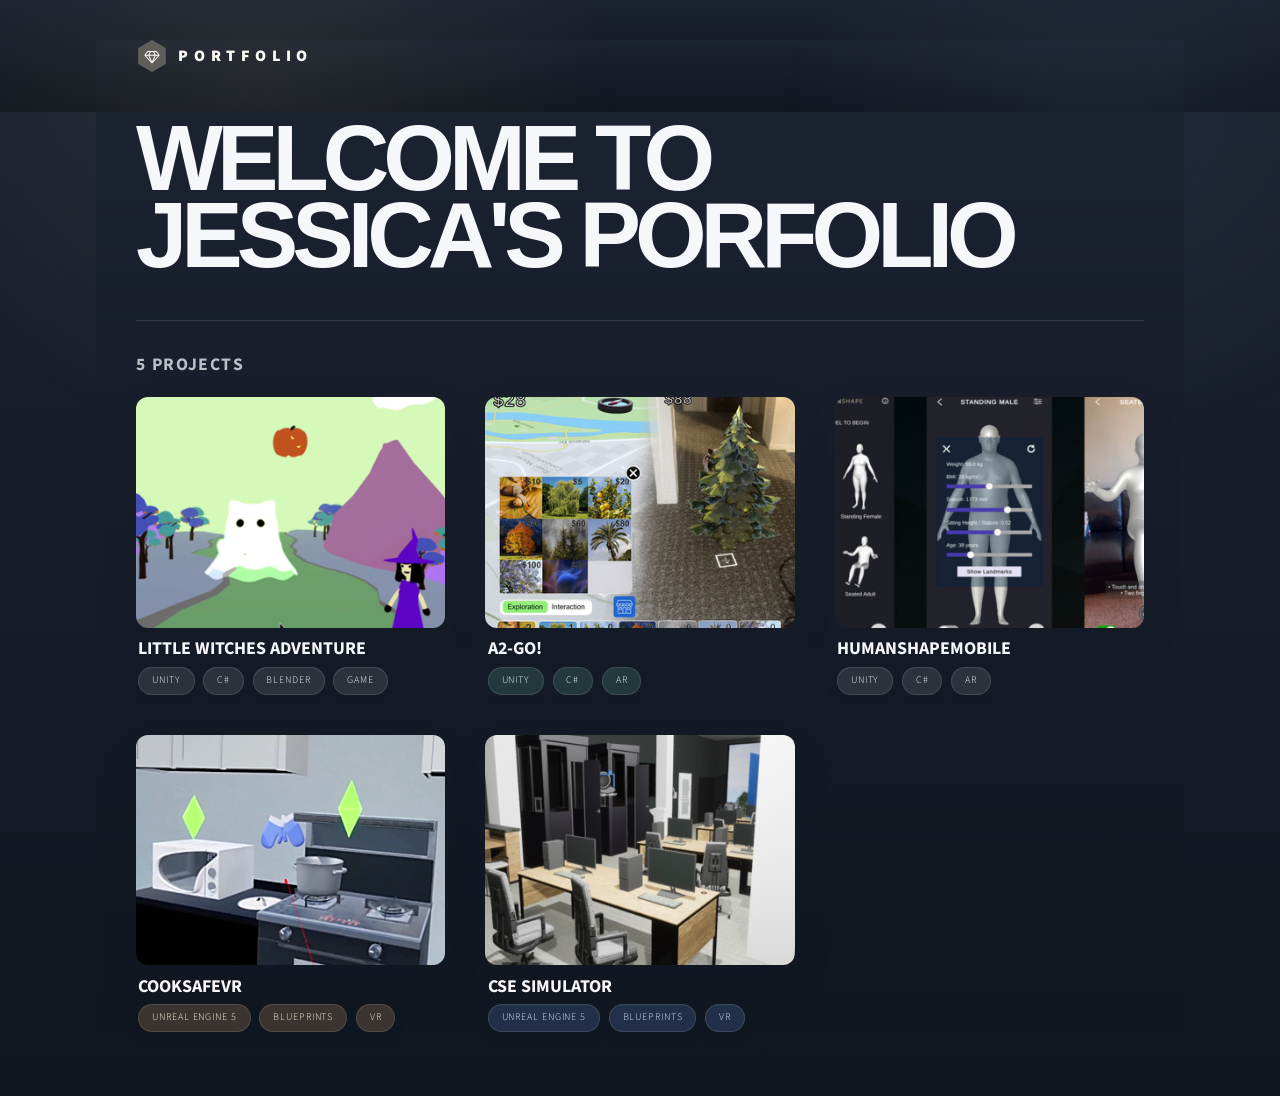
<file: index.html>
<!DOCTYPE HTML>
<html>
	<head>
		<title>Jessica Li | Portfolio</title>
		<meta charset="utf-8" />
		<meta name="viewport" content="width=device-width, initial-scale=1, user-scalable=no" />
		<link rel="stylesheet" href="assets/css/main.css" />
		<noscript><link rel="stylesheet" href="assets/css/noscript.css" /></noscript>
	</head>
	<body class="is-preload home-page">
		<div id="wrapper">
			<header id="header" class="site-header">
				<div class="inner">
					<a href="index.html" class="logo">
						<span class="symbol"><img src="images/logo.svg" alt="" /></span><span class="title">Portfolio</span>
					</a>
				</div>
			</header>

			<main id="main">
				<div class="inner">
					<section class="editorial-hero">
						<h1>Welcome to Jessica's Porfolio</h1>
					</section>

					<hr class="section-rule" />

					<section id="projects" class="project-section">
						<div class="section-heading editorial-heading">
							<p class="project-count"><span id="project-count">0</span> projects</p>
						</div>
						<section class="tiles" id="project-grid" aria-label="Project gallery"></section>
					</section>
				</div>
			</main>
		</div>

		<script src="assets/js/jquery.min.js"></script>
		<script src="assets/js/browser.min.js"></script>
		<script src="assets/js/breakpoints.min.js"></script>
		<script src="assets/js/util.js"></script>
		<script src="assets/js/site-data.js"></script>
		<script src="assets/js/main.js"></script>
	</body>
</html>
</file>
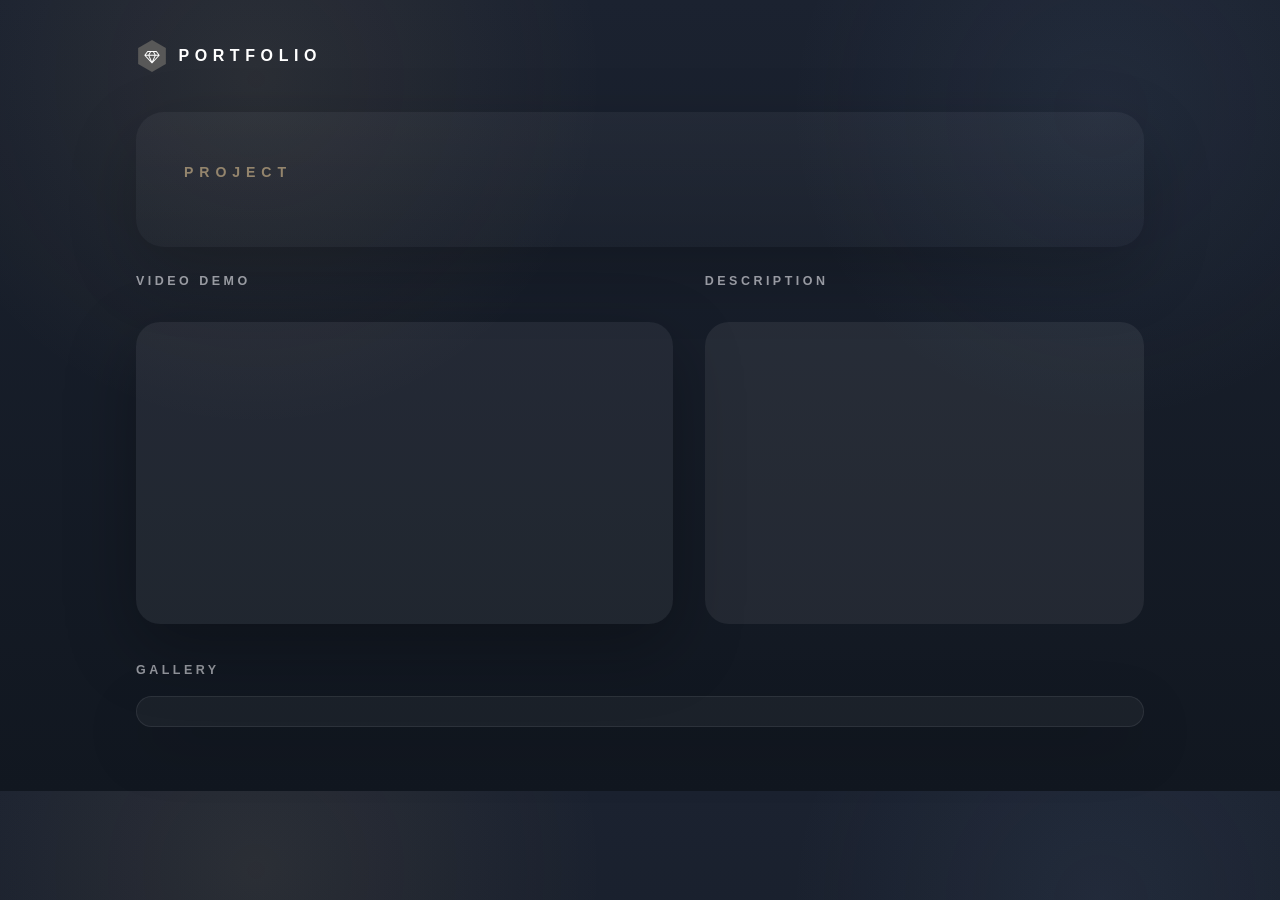
<file: generic.html>
<!DOCTYPE HTML>
<html>
	<head>
		<meta http-equiv="refresh" content="0; url=project.html?project=csesim" />
		<title>Redirecting</title>
	</head>
	<body>
		<p>Redirecting to the project template...</p>
	</body>
</html>
</file>
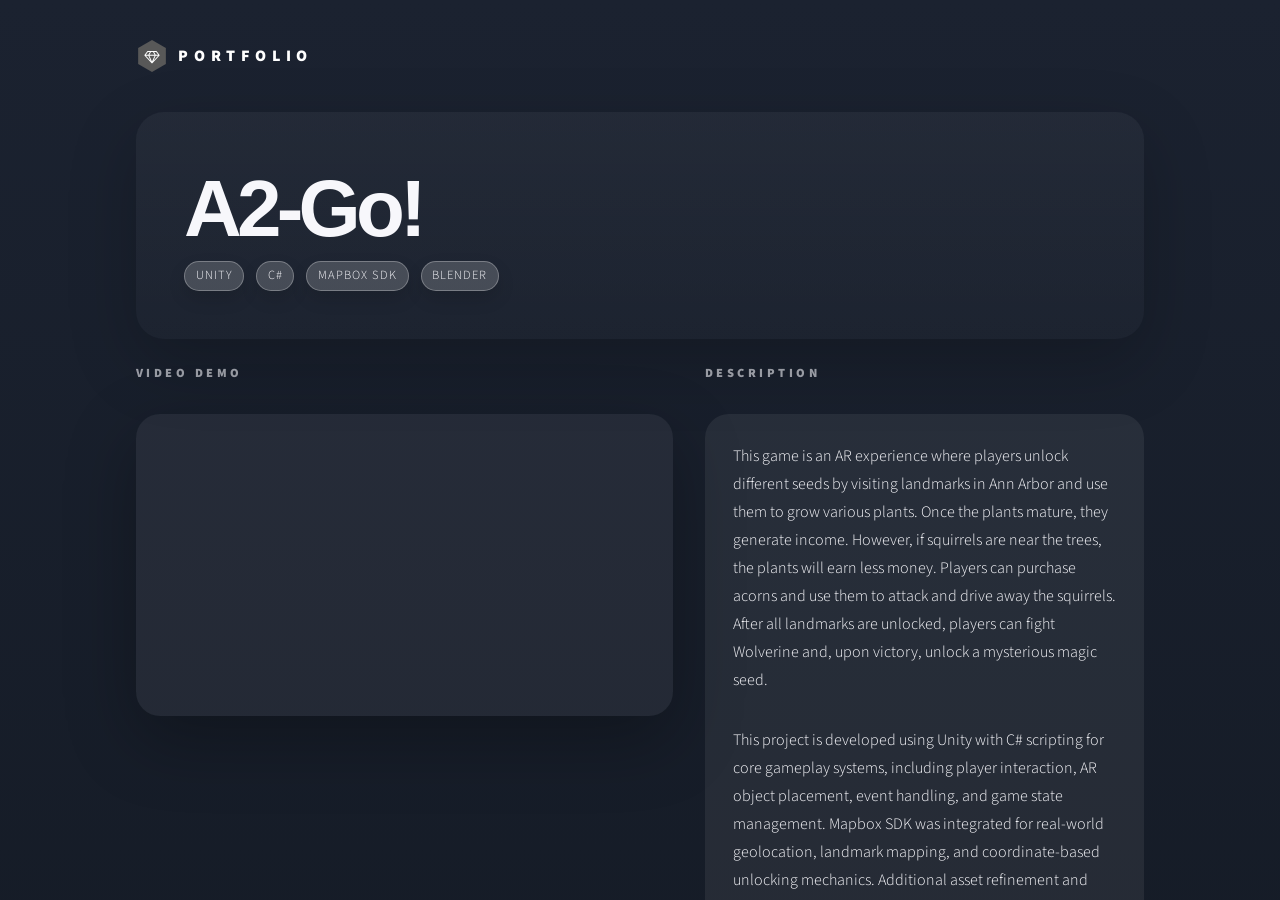
<file: p2.html>
<!DOCTYPE HTML>
<html>
	<head>
		<meta http-equiv="refresh" content="0; url=project.html?project=a2go" />
		<title>Redirecting</title>
	</head>
	<body>
		<p>Redirecting to the project template...</p>
	</body>
</html>
</file>
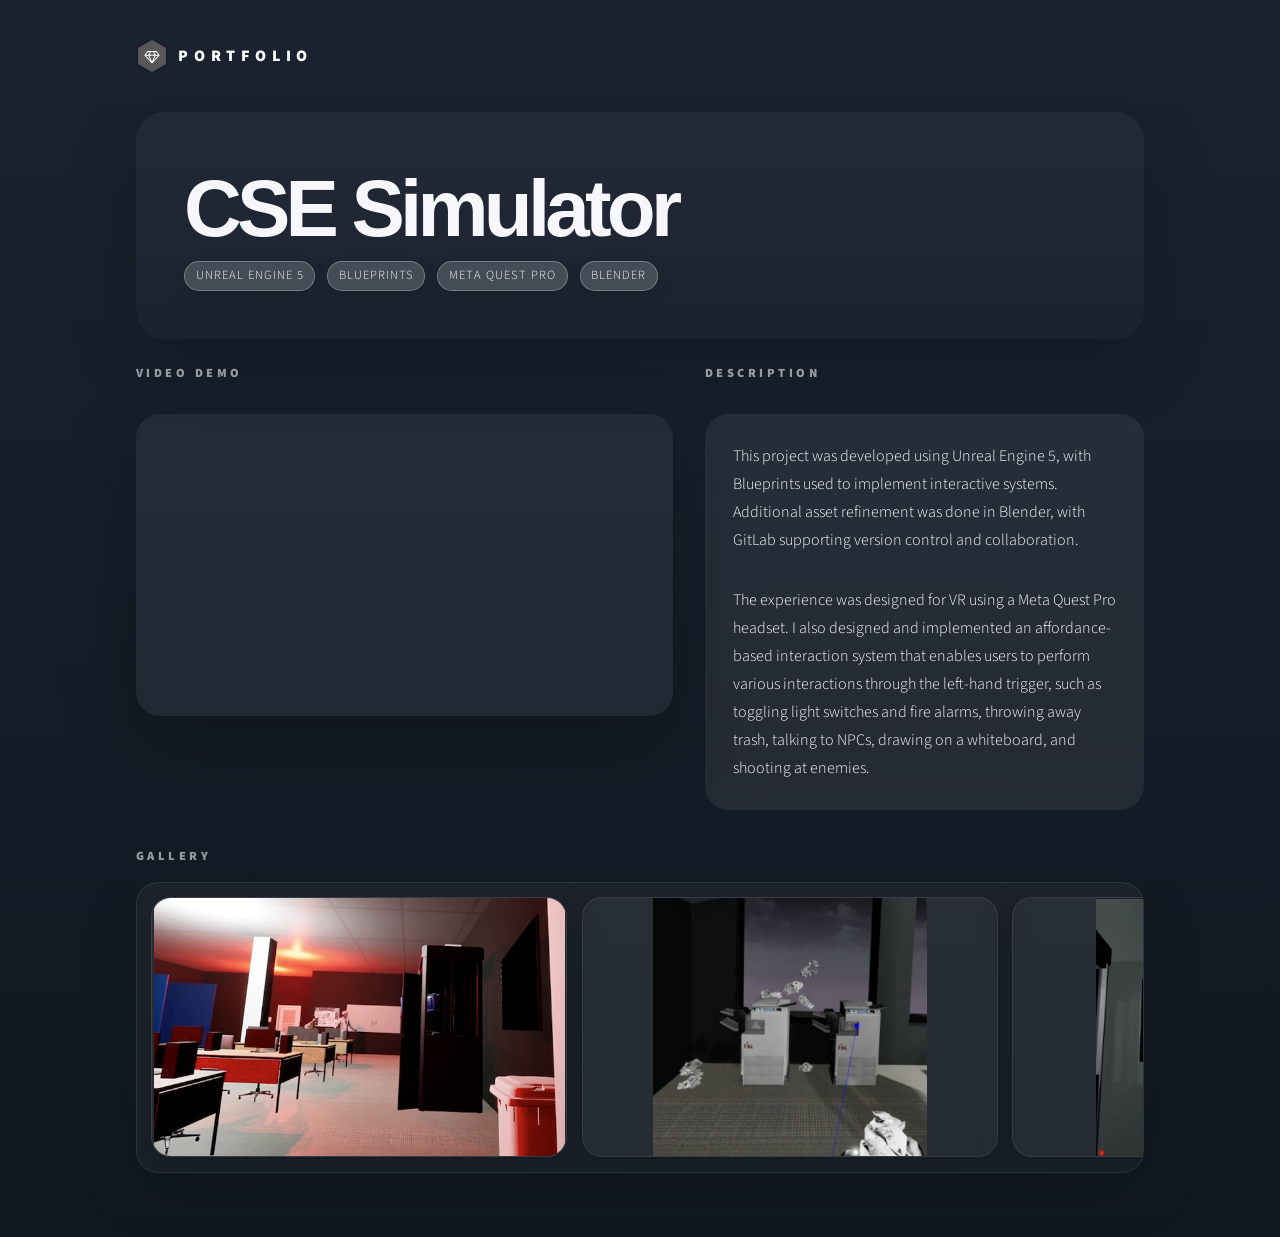
<file: project.html>
<!DOCTYPE HTML>
<html>
	<head>
		<title>Project | Jessica Li</title>
		<meta charset="utf-8" />
		<meta name="viewport" content="width=device-width, initial-scale=1, user-scalable=no" />
		<link rel="stylesheet" href="assets/css/main.css" />
		<noscript><link rel="stylesheet" href="assets/css/noscript.css" /></noscript>
	</head>
	<body class="is-preload project-page">
		<div id="wrapper">
			<header id="header" class="site-header">
				<div class="inner">
					<a href="index.html" class="logo">
						<span class="symbol"><img src="images/logo.svg" alt="" /></span><span class="title">Portfolio</span>
					</a>
				</div>
			</header>

			<main id="main">
				<div class="inner">
					<section class="project-hero project-shell">
						<p class="eyebrow" id="project-tag">Project</p>
						<h1 id="project-title"></h1>
						<div class="project-meta" id="project-meta"></div>
					</section>

					<section class="project-layout">
						<div class="project-panel project-video-panel">
							<div class="section-label">Video Demo</div>
							<div class="video-frame">
								<iframe id="project-video" width="800" height="450" src="" title="Project video" frameborder="0" allowfullscreen></iframe>
							</div>
							<div class="project-link-row" id="project-playable-wrap">
								<div class="section-label section-label-inline">Playable Link</div>
								<a id="project-playable" href="#" target="_blank" rel="noopener noreferrer"></a>
							</div>
						</div>
						<div class="project-panel project-description-panel">
							<div class="section-label">Description</div>
							<div class="project-body" id="project-body"></div>
						</div>
					</section>

					<section class="project-gallery-shell">
						<div class="section-label">Gallery</div>
						<div class="project-gallery" id="project-gallery" aria-label="Project gallery">
							<div class="project-gallery-track" id="project-gallery-track"></div>
						</div>
					</section>
				</div>
			</main>
		</div>

		<script src="assets/js/jquery.min.js"></script>
		<script src="assets/js/browser.min.js"></script>
		<script src="assets/js/breakpoints.min.js"></script>
		<script src="assets/js/util.js"></script>
		<script src="assets/js/site-data.js"></script>
		<script src="assets/js/main.js"></script>
	</body>
</html>
</file>
<file: assets/css/noscript.css>
/*
	Phantom by HTML5 UP
	html5up.net | @ajlkn
	Free for personal and commercial use under the CCA 3.0 license (html5up.net/license)
*/

/* Tiles */

	body.is-preload .tiles article {
		-moz-transform: none;
		-webkit-transform: none;
		-ms-transform: none;
		transform: none;
		opacity: 1;
	}
</file>
<file: assets/css/main.css>
@import url(fontawesome-all.min.css);
@import url("https://fonts.googleapis.com/css?family=Source+Sans+Pro:300,700,900");

/*
	Phantom by HTML5 UP
	html5up.net | @ajlkn
	Free for personal and commercial use under the CCA 3.0 license (html5up.net/license)
*/

html, body, div, span, applet, object,
iframe, h1, h2, h3, h4, h5, h6, p, blockquote,
pre, a, abbr, acronym, address, big, cite,
code, del, dfn, em, img, ins, kbd, q, s, samp,
small, strike, strong, sub, sup, tt, var, b,
u, i, center, dl, dt, dd, ol, ul, li, fieldset,
form, label, legend, table, caption, tbody,
tfoot, thead, tr, th, td, article, aside,
canvas, details, embed, figure, figcaption,
footer, header, hgroup, menu, nav, output, ruby,
section, summary, time, mark, audio, video {
	margin: 0;
	padding: 0;
	border: 0;
	font-size: 100%;
	font: inherit;
	vertical-align: baseline;}

article, aside, details, figcaption, figure,
footer, header, hgroup, menu, nav, section {
	display: block;}

body {
	line-height: 1;
}

ol, ul {
	list-style: none;
}

blockquote, q {
	quotes: none;
}

	blockquote:before, blockquote:after, q:before, q:after {
		content: '';
		content: none;
	}

table {
	border-collapse: collapse;
	border-spacing: 0;
}

body {
	-webkit-text-size-adjust: none;
}

mark {
	background-color: transparent;
	color: inherit;
}

input::-moz-focus-inner {
	border: 0;
	padding: 0;
}

input, select, textarea {
	-moz-appearance: none;
	-webkit-appearance: none;
	-ms-appearance: none;
	appearance: none;
}

.title {
	color:white;
}
.title:hover {
	color: #7abbff;
}
/* Basic */

	@-ms-viewport {
		width: device-width;
	}

	body {
		-ms-overflow-style: scrollbar;
	}

	@media screen and (max-width: 480px) {

		html, body {
			min-width: 320px;
		}

	}

	html {
		box-sizing: border-box;
	}

	*, *:before, *:after {
		box-sizing: inherit;
	}

	body {
		background: #fbfaf7;
	}

		body.is-preload *, body.is-preload *:before, body.is-preload *:after {
			-moz-animation: none !important;
			-webkit-animation: none !important;
			-ms-animation: none !important;
			animation: none !important;
			-moz-transition: none !important;
			-webkit-transition: none !important;
			-ms-transition: none !important;
			transition: none !important;
		}

/* Type */

	body, input, select, textarea {
		color: #585858;
		font-family: "Source Sans Pro", Helvetica, sans-serif;
		font-size: 16pt;
		font-weight: 300;
		line-height: 1.75;
	}

		@media screen and (max-width: 1680px) {

			body, input, select, textarea {
				font-size: 14pt;
			}

		}

		@media screen and (max-width: 1280px) {

			body, input, select, textarea {
				font-size: 12pt;
			}

		}

	a {
		-moz-transition: border-bottom-color 0.2s ease, color 0.2s ease;
		-webkit-transition: border-bottom-color 0.2s ease, color 0.2s ease;
		-ms-transition: border-bottom-color 0.2s ease, color 0.2s ease;
		transition: border-bottom-color 0.2s ease, color 0.2s ease;
		text-decoration: none;
		color: #585858;
		border-bottom: dotted 1px rgba(88, 88, 88, 0.5);
	}

	.button {
		display: inline-flex;
		align-items: center;
		justify-content: center;
		min-height: 3.1em;
		padding: 0 1.35em;
		border-radius: 999px;
		border: 1px solid rgba(88, 88, 88, 0.12);
		background: rgba(255, 255, 255, 0.72);
		box-shadow: 0 10px 30px rgba(18, 27, 44, 0.08);
		color: #1d2330;
		font-weight: 700;
		letter-spacing: 0.08em;
		text-transform: uppercase;
		font-size: 0.72em;
		border-bottom: 0;
		transition: transform 0.22s ease, box-shadow 0.22s ease, background 0.22s ease;
	}

		.button:hover {
			border-bottom: 0;
			color: #1d2330 !important;
			transform: translateY(-2px);
			box-shadow: 0 16px 34px rgba(18, 27, 44, 0.12);
		}

		.button.primary {
			background: linear-gradient(135deg, #1d2330 0%, #496582 100%);
			color: #ffffff;
			border-color: transparent;
		}

			.button.primary:hover {
				color: #ffffff !important;
			}

		a:hover {
			border-bottom-color: transparent;
			color: #ffffff !important;
		}

	strong, b {
		font-weight: 900;
	}

	em, i {
		font-style: italic;
	}

	p {
		margin: 0 0 2em 0;
	}

	.eyebrow {
		margin: 0 0 0.75em 0;
		font-size: 0.88em;
		text-transform: uppercase;
		letter-spacing: 0.42em;
		font-weight: 900;
		color: #94856d;
	}

	.lede {
		font-size: 1.15em;
		line-height: 1.85;
		color: rgba(31, 37, 52, 0.84);
	}

	h1 {
		font-size: 2.75em;
		font-weight: 700;
		line-height: 1.3;
		margin: 0 0 1em 0;
		letter-spacing: -0.035em;
	}

		h1 a {
			color: inherit;
		}

		@media screen and (max-width: 736px) {

			h1 {
				font-size: 2em;
				margin: 0 0 1em 0;
			}

		}

		@media screen and (max-width: 360px) {

			h1 {
				font-size: 1.75em;
			}

		}

	h2, h3, h4, h5, h6 {
		font-weight: 900;
		line-height: 1.5;
		margin: 0 0 2em 0;
		text-transform: uppercase;
		letter-spacing: 0.35em;
	}

		h2 a, h3 a, h4 a, h5 a, h6 a {
			color: inherit;
		}

	h2 {
		font-size: 1.1em;
	}

	h3 {
		font-size: 1em;
	}

	h4 {
		font-size: 0.8em;
	}

	h5 {
		font-size: 0.8em;
	}

	h6 {
		font-size: 0.8em;
	}

	@media screen and (max-width: 980px) {

		h1 br, h2 br, h3 br, h4 br, h5 br, h6 br {
			display: none;
		}

	}

	@media screen and (max-width: 736px) {

		h2 {
			font-size: 1em;
		}

		h3 {
			font-size: 0.8em;
		}

	}

	sub {
		font-size: 0.8em;
		position: relative;
		top: 0.5em;
	}

	sup {
		font-size: 0.8em;
		position: relative;
		top: -0.5em;
	}

	blockquote {
		border-left: solid 4px #c9c9c9;
		font-style: italic;
		margin: 0 0 2em 0;
		padding: 0.5em 0 0.5em 2em;
	}

	code {
		background: rgba(144, 144, 144, 0.075);
		border-radius: 4px;
		border: solid 1px #c9c9c9;
		font-family: "Courier New", monospace;
		font-size: 0.9em;
		margin: 0 0.25em;
		padding: 0.25em 0.65em;
	}

	pre {
		-webkit-overflow-scrolling: touch;
		font-family: "Courier New", monospace;
		font-size: 0.9em;
		margin: 0 0 2em 0;
	}

		pre code {
			display: block;
			line-height: 1.75;
			padding: 1em 1.5em;
			overflow-x: auto;
		}

	hr {
		border: 0;
		border-bottom: solid 1px #c9c9c9;
		margin: 2em 0;
	}

		hr.major {
			margin: 3em 0;
		}

	.align-left {
		text-align: left;
	}

	.align-center {
		text-align: center;
	}

	.align-right {
		text-align: right;
	}

/* Row */

	.row {
		display: flex;
		flex-wrap: wrap;
		box-sizing: border-box;
		align-items: stretch;
	}

		.row > * {
			box-sizing: border-box;
		}

		.row.gtr-uniform > * > :last-child {
			margin-bottom: 0;
		}

		.row.aln-left {
			justify-content: flex-start;
		}

		.row.aln-center {
			justify-content: center;
		}

		.row.aln-right {
			justify-content: flex-end;
		}

		.row.aln-top {
			align-items: flex-start;
		}

		.row.aln-middle {
			align-items: center;
		}

		.row.aln-bottom {
			align-items: flex-end;
		}

		.row > .imp {
			order: -1;
		}

		.row > .col-1 {
			width: 8.33333%;
		}

		.row > .off-1 {
			margin-left: 8.33333%;
		}

		.row > .col-2 {
			width: 16.66667%;
		}

		.row > .off-2 {
			margin-left: 16.66667%;
		}

		.row > .col-3 {
			width: 25%;
		}

		.row > .off-3 {
			margin-left: 25%;
		}

		.row > .col-4 {
			width: 33.33333%;
		}

		.row > .off-4 {
			margin-left: 33.33333%;
		}

		.row > .col-5 {
			width: 41.66667%;
		}

		.row > .off-5 {
			margin-left: 41.66667%;
		}

		.row > .col-6 {
			width: 50%;
		}

		.row > .off-6 {
			margin-left: 50%;
		}

		.row > .col-7 {
			width: 58.33333%;
		}

		.row > .off-7 {
			margin-left: 58.33333%;
		}

		.row > .col-8 {
			width: 66.66667%;
		}

		.row > .off-8 {
			margin-left: 66.66667%;
		}

		.row > .col-9 {
			width: 75%;
		}

		.row > .off-9 {
			margin-left: 75%;
		}

		.row > .col-10 {
			width: 83.33333%;
		}

		.row > .off-10 {
			margin-left: 83.33333%;
		}

		.row > .col-11 {
			width: 91.66667%;
		}

		.row > .off-11 {
			margin-left: 91.66667%;
		}

		.row > .col-12 {
			width: 100%;
		}

		.row > .off-12 {
			margin-left: 100%;
		}

		.row.gtr-0 {
			margin-top: 0;
			margin-left: 0em;
		}

			.row.gtr-0 > * {
				padding: 0 0 0 0em;
			}

			.row.gtr-0.gtr-uniform {
				margin-top: 0em;
			}

				.row.gtr-0.gtr-uniform > * {
					padding-top: 0em;
				}

		.row.gtr-25 {
			margin-top: 0;
			margin-left: -0.5em;
		}

			.row.gtr-25 > * {
				padding: 0 0 0 0.5em;
			}

			.row.gtr-25.gtr-uniform {
				margin-top: -0.5em;
			}

				.row.gtr-25.gtr-uniform > * {
					padding-top: 0.5em;
				}

		.row.gtr-50 {
			margin-top: 0;
			margin-left: -1em;
		}

			.row.gtr-50 > * {
				padding: 0 0 0 1em;
			}

			.row.gtr-50.gtr-uniform {
				margin-top: -1em;
			}

				.row.gtr-50.gtr-uniform > * {
					padding-top: 1em;
				}

		.row {
			margin-top: 0;
			margin-left: -2em;
		}

			.row > * {
				padding: 0 0 0 2em;
			}

			.row.gtr-uniform {
				margin-top: -2em;
			}

				.row.gtr-uniform > * {
					padding-top: 2em;
				}

		.row.gtr-150 {
			margin-top: 0;
			margin-left: -3em;
		}

			.row.gtr-150 > * {
				padding: 0 0 0 3em;
			}

			.row.gtr-150.gtr-uniform {
				margin-top: -3em;
			}

				.row.gtr-150.gtr-uniform > * {
					padding-top: 3em;
				}

		.row.gtr-200 {
			margin-top: 0;
			margin-left: -4em;
		}

			.row.gtr-200 > * {
				padding: 0 0 0 4em;
			}

			.row.gtr-200.gtr-uniform {
				margin-top: -4em;
			}

				.row.gtr-200.gtr-uniform > * {
					padding-top: 4em;
				}

		@media screen and (max-width: 1680px) {

			.row {
				display: flex;
				flex-wrap: wrap;
				box-sizing: border-box;
				align-items: stretch;
			}

				.row > * {
					box-sizing: border-box;
				}

				.row.gtr-uniform > * > :last-child {
					margin-bottom: 0;
				}

				.row.aln-left {
					justify-content: flex-start;
				}

				.row.aln-center {
					justify-content: center;
				}

				.row.aln-right {
					justify-content: flex-end;
				}

				.row.aln-top {
					align-items: flex-start;
				}

				.row.aln-middle {
					align-items: center;
				}

				.row.aln-bottom {
					align-items: flex-end;
				}

				.row > .imp-xlarge {
					order: -1;
				}

				.row > .col-1-xlarge {
					width: 8.33333%;
				}

				.row > .off-1-xlarge {
					margin-left: 8.33333%;
				}

				.row > .col-2-xlarge {
					width: 16.66667%;
				}

				.row > .off-2-xlarge {
					margin-left: 16.66667%;
				}

				.row > .col-3-xlarge {
					width: 25%;
				}

				.row > .off-3-xlarge {
					margin-left: 25%;
				}

				.row > .col-4-xlarge {
					width: 33.33333%;
				}

				.row > .off-4-xlarge {
					margin-left: 33.33333%;
				}

				.row > .col-5-xlarge {
					width: 41.66667%;
				}

				.row > .off-5-xlarge {
					margin-left: 41.66667%;
				}

				.row > .col-6-xlarge {
					width: 50%;
				}

				.row > .off-6-xlarge {
					margin-left: 50%;
				}

				.row > .col-7-xlarge {
					width: 58.33333%;
				}

				.row > .off-7-xlarge {
					margin-left: 58.33333%;
				}

				.row > .col-8-xlarge {
					width: 66.66667%;
				}

				.row > .off-8-xlarge {
					margin-left: 66.66667%;
				}

				.row > .col-9-xlarge {
					width: 75%;
				}

				.row > .off-9-xlarge {
					margin-left: 75%;
				}

				.row > .col-10-xlarge {
					width: 83.33333%;
				}

				.row > .off-10-xlarge {
					margin-left: 83.33333%;
				}

				.row > .col-11-xlarge {
					width: 91.66667%;
				}

				.row > .off-11-xlarge {
					margin-left: 91.66667%;
				}

				.row > .col-12-xlarge {
					width: 100%;
				}

				.row > .off-12-xlarge {
					margin-left: 100%;
				}

				.row.gtr-0 {
					margin-top: 0;
					margin-left: 0em;
				}

					.row.gtr-0 > * {
						padding: 0 0 0 0em;
					}

					.row.gtr-0.gtr-uniform {
						margin-top: 0em;
					}

						.row.gtr-0.gtr-uniform > * {
							padding-top: 0em;
						}

				.row.gtr-25 {
					margin-top: 0;
					margin-left: -0.5em;
				}

					.row.gtr-25 > * {
						padding: 0 0 0 0.5em;
					}

					.row.gtr-25.gtr-uniform {
						margin-top: -0.5em;
					}

						.row.gtr-25.gtr-uniform > * {
							padding-top: 0.5em;
						}

				.row.gtr-50 {
					margin-top: 0;
					margin-left: -1em;
				}

					.row.gtr-50 > * {
						padding: 0 0 0 1em;
					}

					.row.gtr-50.gtr-uniform {
						margin-top: -1em;
					}

						.row.gtr-50.gtr-uniform > * {
							padding-top: 1em;
						}

				.row {
					margin-top: 0;
					margin-left: -2em;
				}

					.row > * {
						padding: 0 0 0 2em;
					}

					.row.gtr-uniform {
						margin-top: -2em;
					}

						.row.gtr-uniform > * {
							padding-top: 2em;
						}

				.row.gtr-150 {
					margin-top: 0;
					margin-left: -3em;
				}

					.row.gtr-150 > * {
						padding: 0 0 0 3em;
					}

					.row.gtr-150.gtr-uniform {
						margin-top: -3em;
					}

						.row.gtr-150.gtr-uniform > * {
							padding-top: 3em;
						}

				.row.gtr-200 {
					margin-top: 0;
					margin-left: -4em;
				}

					.row.gtr-200 > * {
						padding: 0 0 0 4em;
					}

					.row.gtr-200.gtr-uniform {
						margin-top: -4em;
					}

						.row.gtr-200.gtr-uniform > * {
							padding-top: 4em;
						}

		}

		@media screen and (max-width: 1280px) {

			.row {
				display: flex;
				flex-wrap: wrap;
				box-sizing: border-box;
				align-items: stretch;
			}

				.row > * {
					box-sizing: border-box;
				}

				.row.gtr-uniform > * > :last-child {
					margin-bottom: 0;
				}

				.row.aln-left {
					justify-content: flex-start;
				}

				.row.aln-center {
					justify-content: center;
				}

				.row.aln-right {
					justify-content: flex-end;
				}

				.row.aln-top {
					align-items: flex-start;
				}

				.row.aln-middle {
					align-items: center;
				}

				.row.aln-bottom {
					align-items: flex-end;
				}

				.row > .imp-large {
					order: -1;
				}

				.row > .col-1-large {
					width: 8.33333%;
				}

				.row > .off-1-large {
					margin-left: 8.33333%;
				}

				.row > .col-2-large {
					width: 16.66667%;
				}

				.row > .off-2-large {
					margin-left: 16.66667%;
				}

				.row > .col-3-large {
					width: 25%;
				}

				.row > .off-3-large {
					margin-left: 25%;
				}

				.row > .col-4-large {
					width: 33.33333%;
				}

				.row > .off-4-large {
					margin-left: 33.33333%;
				}

				.row > .col-5-large {
					width: 41.66667%;
				}

				.row > .off-5-large {
					margin-left: 41.66667%;
				}

				.row > .col-6-large {
					width: 50%;
				}

				.row > .off-6-large {
					margin-left: 50%;
				}

				.row > .col-7-large {
					width: 58.33333%;
				}

				.row > .off-7-large {
					margin-left: 58.33333%;
				}

				.row > .col-8-large {
					width: 66.66667%;
				}

				.row > .off-8-large {
					margin-left: 66.66667%;
				}

				.row > .col-9-large {
					width: 75%;
				}

				.row > .off-9-large {
					margin-left: 75%;
				}

				.row > .col-10-large {
					width: 83.33333%;
				}

				.row > .off-10-large {
					margin-left: 83.33333%;
				}

				.row > .col-11-large {
					width: 91.66667%;
				}

				.row > .off-11-large {
					margin-left: 91.66667%;
				}

				.row > .col-12-large {
					width: 100%;
				}

				.row > .off-12-large {
					margin-left: 100%;
				}

				.row.gtr-0 {
					margin-top: 0;
					margin-left: 0em;
				}

					.row.gtr-0 > * {
						padding: 0 0 0 0em;
					}

					.row.gtr-0.gtr-uniform {
						margin-top: 0em;
					}

						.row.gtr-0.gtr-uniform > * {
							padding-top: 0em;
						}

				.row.gtr-25 {
					margin-top: 0;
					margin-left: -0.5em;
				}

					.row.gtr-25 > * {
						padding: 0 0 0 0.5em;
					}

					.row.gtr-25.gtr-uniform {
						margin-top: -0.5em;
					}

						.row.gtr-25.gtr-uniform > * {
							padding-top: 0.5em;
						}

				.row.gtr-50 {
					margin-top: 0;
					margin-left: -1em;
				}

					.row.gtr-50 > * {
						padding: 0 0 0 1em;
					}

					.row.gtr-50.gtr-uniform {
						margin-top: -1em;
					}

						.row.gtr-50.gtr-uniform > * {
							padding-top: 1em;
						}

				.row {
					margin-top: 0;
					margin-left: -2em;
				}

					.row > * {
						padding: 0 0 0 2em;
					}

					.row.gtr-uniform {
						margin-top: -2em;
					}

						.row.gtr-uniform > * {
							padding-top: 2em;
						}

				.row.gtr-150 {
					margin-top: 0;
					margin-left: -3em;
				}

					.row.gtr-150 > * {
						padding: 0 0 0 3em;
					}

					.row.gtr-150.gtr-uniform {
						margin-top: -3em;
					}

						.row.gtr-150.gtr-uniform > * {
							padding-top: 3em;
						}

				.row.gtr-200 {
					margin-top: 0;
					margin-left: -4em;
				}

					.row.gtr-200 > * {
						padding: 0 0 0 4em;
					}

					.row.gtr-200.gtr-uniform {
						margin-top: -4em;
					}

						.row.gtr-200.gtr-uniform > * {
							padding-top: 4em;
						}

		}

		@media screen and (max-width: 980px) {

			.row {
				display: flex;
				flex-wrap: wrap;
				box-sizing: border-box;
				align-items: stretch;
			}

				.row > * {
					box-sizing: border-box;
				}

				.row.gtr-uniform > * > :last-child {
					margin-bottom: 0;
				}

				.row.aln-left {
					justify-content: flex-start;
				}

				.row.aln-center {
					justify-content: center;
				}

				.row.aln-right {
					justify-content: flex-end;
				}

				.row.aln-top {
					align-items: flex-start;
				}

				.row.aln-middle {
					align-items: center;
				}

				.row.aln-bottom {
					align-items: flex-end;
				}

				.row > .imp-medium {
					order: -1;
				}

				.row > .col-1-medium {
					width: 8.33333%;
				}

				.row > .off-1-medium {
					margin-left: 8.33333%;
				}

				.row > .col-2-medium {
					width: 16.66667%;
				}

				.row > .off-2-medium {
					margin-left: 16.66667%;
				}

				.row > .col-3-medium {
					width: 25%;
				}

				.row > .off-3-medium {
					margin-left: 25%;
				}

				.row > .col-4-medium {
					width: 33.33333%;
				}

				.row > .off-4-medium {
					margin-left: 33.33333%;
				}

				.row > .col-5-medium {
					width: 41.66667%;
				}

				.row > .off-5-medium {
					margin-left: 41.66667%;
				}

				.row > .col-6-medium {
					width: 50%;
				}

				.row > .off-6-medium {
					margin-left: 50%;
				}

				.row > .col-7-medium {
					width: 58.33333%;
				}

				.row > .off-7-medium {
					margin-left: 58.33333%;
				}

				.row > .col-8-medium {
					width: 66.66667%;
				}

				.row > .off-8-medium {
					margin-left: 66.66667%;
				}

				.row > .col-9-medium {
					width: 75%;
				}

				.row > .off-9-medium {
					margin-left: 75%;
				}

				.row > .col-10-medium {
					width: 83.33333%;
				}

				.row > .off-10-medium {
					margin-left: 83.33333%;
				}

				.row > .col-11-medium {
					width: 91.66667%;
				}

				.row > .off-11-medium {
					margin-left: 91.66667%;
				}

				.row > .col-12-medium {
					width: 100%;
				}

				.row > .off-12-medium {
					margin-left: 100%;
				}

				.row.gtr-0 {
					margin-top: 0;
					margin-left: 0em;
				}

					.row.gtr-0 > * {
						padding: 0 0 0 0em;
					}

					.row.gtr-0.gtr-uniform {
						margin-top: 0em;
					}

						.row.gtr-0.gtr-uniform > * {
							padding-top: 0em;
						}

				.row.gtr-25 {
					margin-top: 0;
					margin-left: -0.375em;
				}

					.row.gtr-25 > * {
						padding: 0 0 0 0.375em;
					}

					.row.gtr-25.gtr-uniform {
						margin-top: -0.375em;
					}

						.row.gtr-25.gtr-uniform > * {
							padding-top: 0.375em;
						}

				.row.gtr-50 {
					margin-top: 0;
					margin-left: -0.75em;
				}

					.row.gtr-50 > * {
						padding: 0 0 0 0.75em;
					}

					.row.gtr-50.gtr-uniform {
						margin-top: -0.75em;
					}

						.row.gtr-50.gtr-uniform > * {
							padding-top: 0.75em;
						}

				.row {
					margin-top: 0;
					margin-left: -1.5em;
				}

					.row > * {
						padding: 0 0 0 1.5em;
					}

					.row.gtr-uniform {
						margin-top: -1.5em;
					}

						.row.gtr-uniform > * {
							padding-top: 1.5em;
						}

				.row.gtr-150 {
					margin-top: 0;
					margin-left: -2.25em;
				}

					.row.gtr-150 > * {
						padding: 0 0 0 2.25em;
					}

					.row.gtr-150.gtr-uniform {
						margin-top: -2.25em;
					}

						.row.gtr-150.gtr-uniform > * {
							padding-top: 2.25em;
						}

				.row.gtr-200 {
					margin-top: 0;
					margin-left: -3em;
				}

					.row.gtr-200 > * {
						padding: 0 0 0 3em;
					}

					.row.gtr-200.gtr-uniform {
						margin-top: -3em;
					}

						.row.gtr-200.gtr-uniform > * {
							padding-top: 3em;
						}

		}

		@media screen and (max-width: 736px) {

			.row {
				display: flex;
				flex-wrap: wrap;
				box-sizing: border-box;
				align-items: stretch;
			}

				.row > * {
					box-sizing: border-box;
				}

				.row.gtr-uniform > * > :last-child {
					margin-bottom: 0;
				}

				.row.aln-left {
					justify-content: flex-start;
				}

				.row.aln-center {
					justify-content: center;
				}

				.row.aln-right {
					justify-content: flex-end;
				}

				.row.aln-top {
					align-items: flex-start;
				}

				.row.aln-middle {
					align-items: center;
				}

				.row.aln-bottom {
					align-items: flex-end;
				}

				.row > .imp-small {
					order: -1;
				}

				.row > .col-1-small {
					width: 8.33333%;
				}

				.row > .off-1-small {
					margin-left: 8.33333%;
				}

				.row > .col-2-small {
					width: 16.66667%;
				}

				.row > .off-2-small {
					margin-left: 16.66667%;
				}

				.row > .col-3-small {
					width: 25%;
				}

				.row > .off-3-small {
					margin-left: 25%;
				}

				.row > .col-4-small {
					width: 33.33333%;
				}

				.row > .off-4-small {
					margin-left: 33.33333%;
				}

				.row > .col-5-small {
					width: 41.66667%;
				}

				.row > .off-5-small {
					margin-left: 41.66667%;
				}

				.row > .col-6-small {
					width: 50%;
				}

				.row > .off-6-small {
					margin-left: 50%;
				}

				.row > .col-7-small {
					width: 58.33333%;
				}

				.row > .off-7-small {
					margin-left: 58.33333%;
				}

				.row > .col-8-small {
					width: 66.66667%;
				}

				.row > .off-8-small {
					margin-left: 66.66667%;
				}

				.row > .col-9-small {
					width: 75%;
				}

				.row > .off-9-small {
					margin-left: 75%;
				}

				.row > .col-10-small {
					width: 83.33333%;
				}

				.row > .off-10-small {
					margin-left: 83.33333%;
				}

				.row > .col-11-small {
					width: 91.66667%;
				}

				.row > .off-11-small {
					margin-left: 91.66667%;
				}

				.row > .col-12-small {
					width: 100%;
				}

				.row > .off-12-small {
					margin-left: 100%;
				}

				.row.gtr-0 {
					margin-top: 0;
					margin-left: 0em;
				}

					.row.gtr-0 > * {
						padding: 0 0 0 0em;
					}

					.row.gtr-0.gtr-uniform {
						margin-top: 0em;
					}

						.row.gtr-0.gtr-uniform > * {
							padding-top: 0em;
						}

				.row.gtr-25 {
					margin-top: 0;
					margin-left: -0.25em;
				}

					.row.gtr-25 > * {
						padding: 0 0 0 0.25em;
					}

					.row.gtr-25.gtr-uniform {
						margin-top: -0.25em;
					}

						.row.gtr-25.gtr-uniform > * {
							padding-top: 0.25em;
						}

				.row.gtr-50 {
					margin-top: 0;
					margin-left: -0.5em;
				}

					.row.gtr-50 > * {
						padding: 0 0 0 0.5em;
					}

					.row.gtr-50.gtr-uniform {
						margin-top: -0.5em;
					}

						.row.gtr-50.gtr-uniform > * {
							padding-top: 0.5em;
						}

				.row {
					margin-top: 0;
					margin-left: -1em;
				}

					.row > * {
						padding: 0 0 0 1em;
					}

					.row.gtr-uniform {
						margin-top: -1em;
					}

						.row.gtr-uniform > * {
							padding-top: 1em;
						}

				.row.gtr-150 {
					margin-top: 0;
					margin-left: -1.5em;
				}

					.row.gtr-150 > * {
						padding: 0 0 0 1.5em;
					}

					.row.gtr-150.gtr-uniform {
						margin-top: -1.5em;
					}

						.row.gtr-150.gtr-uniform > * {
							padding-top: 1.5em;
						}

				.row.gtr-200 {
					margin-top: 0;
					margin-left: -2em;
				}

					.row.gtr-200 > * {
						padding: 0 0 0 2em;
					}

					.row.gtr-200.gtr-uniform {
						margin-top: -2em;
					}

						.row.gtr-200.gtr-uniform > * {
							padding-top: 2em;
						}

		}

		@media screen and (max-width: 480px) {

			.row {
				display: flex;
				flex-wrap: wrap;
				box-sizing: border-box;
				align-items: stretch;
			}

				.row > * {
					box-sizing: border-box;
				}

				.row.gtr-uniform > * > :last-child {
					margin-bottom: 0;
				}

				.row.aln-left {
					justify-content: flex-start;
				}

				.row.aln-center {
					justify-content: center;
				}

				.row.aln-right {
					justify-content: flex-end;
				}

				.row.aln-top {
					align-items: flex-start;
				}

				.row.aln-middle {
					align-items: center;
				}

				.row.aln-bottom {
					align-items: flex-end;
				}

				.row > .imp-xsmall {
					order: -1;
				}

				.row > .col-1-xsmall {
					width: 8.33333%;
				}

				.row > .off-1-xsmall {
					margin-left: 8.33333%;
				}

				.row > .col-2-xsmall {
					width: 16.66667%;
				}

				.row > .off-2-xsmall {
					margin-left: 16.66667%;
				}

				.row > .col-3-xsmall {
					width: 25%;
				}

				.row > .off-3-xsmall {
					margin-left: 25%;
				}

				.row > .col-4-xsmall {
					width: 33.33333%;
				}

				.row > .off-4-xsmall {
					margin-left: 33.33333%;
				}

				.row > .col-5-xsmall {
					width: 41.66667%;
				}

				.row > .off-5-xsmall {
					margin-left: 41.66667%;
				}

				.row > .col-6-xsmall {
					width: 50%;
				}

				.row > .off-6-xsmall {
					margin-left: 50%;
				}

				.row > .col-7-xsmall {
					width: 58.33333%;
				}

				.row > .off-7-xsmall {
					margin-left: 58.33333%;
				}

				.row > .col-8-xsmall {
					width: 66.66667%;
				}

				.row > .off-8-xsmall {
					margin-left: 66.66667%;
				}

				.row > .col-9-xsmall {
					width: 75%;
				}

				.row > .off-9-xsmall {
					margin-left: 75%;
				}

				.row > .col-10-xsmall {
					width: 83.33333%;
				}

				.row > .off-10-xsmall {
					margin-left: 83.33333%;
				}

				.row > .col-11-xsmall {
					width: 91.66667%;
				}

				.row > .off-11-xsmall {
					margin-left: 91.66667%;
				}

				.row > .col-12-xsmall {
					width: 100%;
				}

				.row > .off-12-xsmall {
					margin-left: 100%;
				}

				.row.gtr-0 {
					margin-top: 0;
					margin-left: 0em;
				}

					.row.gtr-0 > * {
						padding: 0 0 0 0em;
					}

					.row.gtr-0.gtr-uniform {
						margin-top: 0em;
					}

						.row.gtr-0.gtr-uniform > * {
							padding-top: 0em;
						}

				.row.gtr-25 {
					margin-top: 0;
					margin-left: -0.25em;
				}

					.row.gtr-25 > * {
						padding: 0 0 0 0.25em;
					}

					.row.gtr-25.gtr-uniform {
						margin-top: -0.25em;
					}

						.row.gtr-25.gtr-uniform > * {
							padding-top: 0.25em;
						}

				.row.gtr-50 {
					margin-top: 0;
					margin-left: -0.5em;
				}

					.row.gtr-50 > * {
						padding: 0 0 0 0.5em;
					}

					.row.gtr-50.gtr-uniform {
						margin-top: -0.5em;
					}

						.row.gtr-50.gtr-uniform > * {
							padding-top: 0.5em;
						}

				.row {
					margin-top: 0;
					margin-left: -1em;
				}

					.row > * {
						padding: 0 0 0 1em;
					}

					.row.gtr-uniform {
						margin-top: -1em;
					}

						.row.gtr-uniform > * {
							padding-top: 1em;
						}

				.row.gtr-150 {
					margin-top: 0;
					margin-left: -1.5em;
				}

					.row.gtr-150 > * {
						padding: 0 0 0 1.5em;
					}

					.row.gtr-150.gtr-uniform {
						margin-top: -1.5em;
					}

						.row.gtr-150.gtr-uniform > * {
							padding-top: 1.5em;
						}

				.row.gtr-200 {
					margin-top: 0;
					margin-left: -2em;
				}

					.row.gtr-200 > * {
						padding: 0 0 0 2em;
					}

					.row.gtr-200.gtr-uniform {
						margin-top: -2em;
					}

						.row.gtr-200.gtr-uniform > * {
							padding-top: 2em;
						}

		}

/* Section/Article */

	section.special, article.special {
		text-align: center;
	}

	header p {
		margin-top: -1em;
	}

	@media screen and (max-width: 736px) {

		header p {
			margin-top: 0;
		}

	}

/* Icon */

	.icon {
		text-decoration: none;
		border-bottom: none;
		position: relative;
	}

		.icon:before {
			-moz-osx-font-smoothing: grayscale;
			-webkit-font-smoothing: antialiased;
			display: inline-block;
			font-style: normal;
			font-variant: normal;
			text-rendering: auto;
			line-height: 1;
			text-transform: none !important;
			font-family: 'Font Awesome 5 Free';
			font-weight: 400;
		}

		.icon > .label {
			display: none;
		}

		.icon:before {
			line-height: inherit;
		}

		.icon.solid:before {
			font-weight: 900;
		}

		.icon.brands:before {
			font-family: 'Font Awesome 5 Brands';
		}

		.icon.style2 {
			-moz-transition: background-color 0.2s ease-in-out, color 0.2s ease-in-out, border-color 0.2s ease-in-out;
			-webkit-transition: background-color 0.2s ease-in-out, color 0.2s ease-in-out, border-color 0.2s ease-in-out;
			-ms-transition: background-color 0.2s ease-in-out, color 0.2s ease-in-out, border-color 0.2s ease-in-out;
			transition: background-color 0.2s ease-in-out, color 0.2s ease-in-out, border-color 0.2s ease-in-out;
			background-color: transparent;
			border: solid 1px #c9c9c9;
			border-radius: 4px;
			width: 2.65em;
			height: 2.65em;
			display: inline-block;
			text-align: center;
			line-height: 2.65em;
			color: inherit;
		}

			.icon.style2:before {
				font-size: 1.1em;
			}

			.icon.style2:hover {
				color: #f2849e;
				border-color: #f2849e;
			}

			.icon.style2:active {
				background-color: rgba(242, 132, 158, 0.1);
			}

/* List */

	ol {
		list-style: decimal;
		margin: 0 0 2em 0;
		padding-left: 1.25em;
	}

		ol li {
			padding-left: 0.25em;
		}

	ul {
		list-style: disc;
		margin: 0 0 2em 0;
		padding-left: 1em;
	}

		ul li {
			padding-left: 0.5em;
		}

		ul.alt {
			list-style: none;
			padding-left: 0;
		}

			ul.alt li {
				border-top: solid 1px #c9c9c9;
				padding: 0.5em 0;
			}

				ul.alt li:first-child {
					border-top: 0;
					padding-top: 0;
				}

	dl {
		margin: 0 0 2em 0;
	}

		dl dt {
			display: block;
			font-weight: 900;
			margin: 0 0 1em 0;
		}

		dl dd {
			margin-left: 2em;
		}

/* Actions */

	ul.actions {
		display: -moz-flex;
		display: -webkit-flex;
		display: -ms-flex;
		display: flex;
		cursor: default;
		list-style: none;
		margin-left: -1em;
		padding-left: 0;
	}

		ul.actions li {
			padding: 0 0 0 1em;
			vertical-align: middle;
		}

		ul.actions.special {
			-moz-justify-content: center;
			-webkit-justify-content: center;
			-ms-justify-content: center;
			justify-content: center;
			width: 100%;
			margin-left: 0;
		}

			ul.actions.special li:first-child {
				padding-left: 0;
			}

		ul.actions.stacked {
			-moz-flex-direction: column;
			-webkit-flex-direction: column;
			-ms-flex-direction: column;
			flex-direction: column;
			margin-left: 0;
		}

			ul.actions.stacked li {
				padding: 1.3em 0 0 0;
			}

				ul.actions.stacked li:first-child {
					padding-top: 0;
				}

		ul.actions.fit {
			width: calc(100% + 1em);
		}

			ul.actions.fit li {
				-moz-flex-grow: 1;
				-webkit-flex-grow: 1;
				-ms-flex-grow: 1;
				flex-grow: 1;
				-moz-flex-shrink: 1;
				-webkit-flex-shrink: 1;
				-ms-flex-shrink: 1;
				flex-shrink: 1;
				width: 100%;
			}

				ul.actions.fit li > * {
					width: 100%;
				}

			ul.actions.fit.stacked {
				width: 100%;
			}

		@media screen and (max-width: 480px) {

			ul.actions:not(.fixed) {
				-moz-flex-direction: column;
				-webkit-flex-direction: column;
				-ms-flex-direction: column;
				flex-direction: column;
				margin-left: 0;
				width: 100% !important;
			}

				ul.actions:not(.fixed) li {
					-moz-flex-grow: 1;
					-webkit-flex-grow: 1;
					-ms-flex-grow: 1;
					flex-grow: 1;
					-moz-flex-shrink: 1;
					-webkit-flex-shrink: 1;
					-ms-flex-shrink: 1;
					flex-shrink: 1;
					padding: 1em 0 0 0;
					text-align: center;
					width: 100%;
				}

					ul.actions:not(.fixed) li > * {
						width: 100%;
					}

					ul.actions:not(.fixed) li:first-child {
						padding-top: 0;
					}

					ul.actions:not(.fixed) li input[type="submit"],
					ul.actions:not(.fixed) li input[type="reset"],
					ul.actions:not(.fixed) li input[type="button"],
					ul.actions:not(.fixed) li button,
					ul.actions:not(.fixed) li .button {
						width: 100%;
					}

						ul.actions:not(.fixed) li input[type="submit"].icon:before,
						ul.actions:not(.fixed) li input[type="reset"].icon:before,
						ul.actions:not(.fixed) li input[type="button"].icon:before,
						ul.actions:not(.fixed) li button.icon:before,
						ul.actions:not(.fixed) li .button.icon:before {
							margin-left: -0.5rem;
						}

		}

/* Icons */

	ul.icons {
		cursor: default;
		list-style: none;
		padding-left: 0;
		margin: -1em 0 2em -1em;
	}

		ul.icons li {
			display: inline-block;
			padding: 1em 0 0 1em;
		}

/* Form */

	form {
		margin: 0 0 2em 0;
		overflow-x: hidden;
	}

		form > :last-child {
			margin-bottom: 0;
		}

		form > .fields {
			display: -moz-flex;
			display: -webkit-flex;
			display: -ms-flex;
			display: flex;
			-moz-flex-wrap: wrap;
			-webkit-flex-wrap: wrap;
			-ms-flex-wrap: wrap;
			flex-wrap: wrap;
			width: calc(100% + 3em);
			margin: -1.5em 0 2em -1.5em;
		}

			form > .fields > .field {
				-moz-flex-grow: 0;
				-webkit-flex-grow: 0;
				-ms-flex-grow: 0;
				flex-grow: 0;
				-moz-flex-shrink: 0;
				-webkit-flex-shrink: 0;
				-ms-flex-shrink: 0;
				flex-shrink: 0;
				padding: 1.5em 0 0 1.5em;
				width: calc(100% - 1.5em);
			}

				form > .fields > .field.half {
					width: calc(50% - 0.75em);
				}

				form > .fields > .field.third {
					width: calc(100%/3 - 0.5em);
				}

				form > .fields > .field.quarter {
					width: calc(25% - 0.375em);
				}

		@media screen and (max-width: 480px) {

			form > .fields {
				width: calc(100% + 3em);
				margin: -1.5em 0 2em -1.5em;
			}

				form > .fields > .field {
					padding: 1.5em 0 0 1.5em;
					width: calc(100% - 1.5em);
				}

					form > .fields > .field.half {
						width: calc(100% - 1.5em);
					}

					form > .fields > .field.third {
						width: calc(100% - 1.5em);
					}

					form > .fields > .field.quarter {
						width: calc(100% - 1.5em);
					}

		}

	label {
		display: block;
		font-size: 0.9em;
		font-weight: 900;
		margin: 0 0 1em 0;
	}

	input[type="text"],
	input[type="password"],
	input[type="email"],
	input[type="tel"],
	select,
	textarea {
		-moz-appearance: none;
		-webkit-appearance: none;
		-ms-appearance: none;
		appearance: none;
		background-color: transparent;
		border: none;
		border-radius: 0;
		border-bottom: solid 1px #c9c9c9;
		color: inherit;
		display: block;
		outline: 0;
		padding: 0;
		text-decoration: none;
		width: 100%;
	}

		input[type="text"]:invalid,
		input[type="password"]:invalid,
		input[type="email"]:invalid,
		input[type="tel"]:invalid,
		select:invalid,
		textarea:invalid {
			box-shadow: none;
		}

		input[type="text"]:focus,
		input[type="password"]:focus,
		input[type="email"]:focus,
		input[type="tel"]:focus,
		select:focus,
		textarea:focus {
			border-bottom-color: #f2849e;
			box-shadow: inset 0 -1px 0 0 #f2849e;
		}

	select {
		background-image: url("data:image/svg+xml;charset=utf8,%3Csvg xmlns='http://www.w3.org/2000/svg' width='40' height='40' preserveAspectRatio='none' viewBox='0 0 40 40'%3E%3Cpath d='M9.4,12.3l10.4,10.4l10.4-10.4c0.2-0.2,0.5-0.4,0.9-0.4c0.3,0,0.6,0.1,0.9,0.4l3.3,3.3c0.2,0.2,0.4,0.5,0.4,0.9 c0,0.4-0.1,0.6-0.4,0.9L20.7,31.9c-0.2,0.2-0.5,0.4-0.9,0.4c-0.3,0-0.6-0.1-0.9-0.4L4.3,17.3c-0.2-0.2-0.4-0.5-0.4-0.9 c0-0.4,0.1-0.6,0.4-0.9l3.3-3.3c0.2-0.2,0.5-0.4,0.9-0.4S9.1,12.1,9.4,12.3z' fill='%23c9c9c9' /%3E%3C/svg%3E");
		background-size: 1.25rem;
		background-repeat: no-repeat;
		background-position: calc(100% - 1rem) center;
		height: 3em;
		padding-right: 3em;
		text-overflow: ellipsis;
	}

		select option {
			background: #ffffff;
		}

		select:focus::-ms-value {
			background-color: transparent;
		}

		select::-ms-expand {
			display: none;
		}

	input[type="text"],
	input[type="password"],
	input[type="email"],
	select {
		height: 3em;
	}

	textarea {
		padding: 0;
		min-height: 3.75em;
	}

	input[type="checkbox"],
	input[type="radio"] {
		-moz-appearance: none;
		-webkit-appearance: none;
		-ms-appearance: none;
		appearance: none;
		display: block;
		float: left;
		margin-right: -2em;
		opacity: 0;
		width: 1em;
		z-index: -1;
	}

		input[type="checkbox"] + label,
		input[type="radio"] + label {
			text-decoration: none;
			color: #585858;
			cursor: pointer;
			display: inline-block;
			font-size: 1em;
			font-weight: 300;
			padding-left: 2.55em;
			padding-right: 0.75em;
			position: relative;
		}

			input[type="checkbox"] + label:before,
			input[type="radio"] + label:before {
				-moz-osx-font-smoothing: grayscale;
				-webkit-font-smoothing: antialiased;
				display: inline-block;
				font-style: normal;
				font-variant: normal;
				text-rendering: auto;
				line-height: 1;
				text-transform: none !important;
				font-family: 'Font Awesome 5 Free';
				font-weight: 900;
			}

			input[type="checkbox"] + label:before,
			input[type="radio"] + label:before {
				border-radius: 4px;
				border: solid 1px #c9c9c9;
				content: '';
				display: inline-block;
				font-size: 0.8em;
				height: 2.25em;
				left: 0;
				line-height: 2.25em;
				position: absolute;
				text-align: center;
				top: 0;
				width: 2.25em;
			}

		input[type="checkbox"]:checked + label:before,
		input[type="radio"]:checked + label:before {
			background: #585858;
			border-color: #585858;
			color: #ffffff;
			content: '\f00c';
		}

		input[type="checkbox"]:focus + label:before,
		input[type="radio"]:focus + label:before {
			border-color: #f2849e;
			box-shadow: 0 0 0 1px #f2849e;
		}

	input[type="checkbox"] + label:before {
		border-radius: 4px;
	}

	input[type="radio"] + label:before {
		border-radius: 100%;
	}

/* Box */

	.box {
		border-radius: 4px;
		border: solid 1px #c9c9c9;
		margin-bottom: 2em;
		padding: 1.5em;
	}

		.box > :last-child,
		.box > :last-child > :last-child,
		.box > :last-child > :last-child > :last-child {
			margin-bottom: 0;
		}

		.box.alt {
			border: 0;
			border-radius: 0;
			padding: 0;
		}

/* Image */

	.image {
		border-radius: 4px;
		border: 0;
		display: inline-block;
		position: relative;
	}

		.image img {
			border-radius: 4px;
		}

		.image.left, .image.right {
			max-width: 40%;
		}

			.image.left img, .image.right img {
				width: 100%;
			}

		.image.left {
			float: left;
			padding: 0 1.5em 1em 0;
			top: 0.25em;
		}

		.image.right {
			float: right;
			padding: 0 0 1em 1.5em;
			top: 0.25em;
		}

		.image.fit {
			display: block;
			margin: 0 0 2em 0;
			width: 100%;
		}

			.image.fit img {
				width: 100%;
			}

		.image.main {
			display: block;
			margin: 0 0 3em 0;
			width: 100%;
		}

			.image.main img {
				width: 100%;
			}

			@media screen and (max-width: 736px) {

				.image.main {
					margin: 0 0 2em 0;
				}

			}

/* Table */

	.table-wrapper {
		-webkit-overflow-scrolling: touch;
		overflow-x: auto;
	}

	table {
		margin: 0 0 2em 0;
		width: 100%;
	}

		table tbody tr {
			border: solid 1px #c9c9c9;
			border-left: 0;
			border-right: 0;
		}

			table tbody tr:nth-child(2n + 1) {
				background-color: rgba(144, 144, 144, 0.075);
			}

		table td {
			padding: 0.75em 0.75em;
		}

		table th {
			font-size: 0.9em;
			font-weight: 900;
			padding: 0 0.75em 0.75em 0.75em;
			text-align: left;
		}

		table thead {
			border-bottom: solid 2px #c9c9c9;
		}

		table tfoot {
			border-top: solid 2px #c9c9c9;
		}

		table.alt {
			border-collapse: separate;
		}

			table.alt tbody tr td {
				border: solid 1px #c9c9c9;
				border-left-width: 0;
				border-top-width: 0;
			}

				table.alt tbody tr td:first-child {
					border-left-width: 1px;
				}

			table.alt tbody tr:first-child td {
				border-top-width: 1px;
			}

			table.alt thead {
				border-bottom: 0;
			}

			table.alt tfoot {
				border-top: 0;
			}

/* Button */

	input[type="submit"],
	input[type="reset"],
	input[type="button"],
	button,
	.button {
		-moz-appearance: none;
		-webkit-appearance: none;
		-ms-appearance: none;
		appearance: none;
		-moz-transition: background-color 0.2s ease-in-out, color 0.2s ease-in-out, box-shadow 0.2s ease-in-out;
		-webkit-transition: background-color 0.2s ease-in-out, color 0.2s ease-in-out, box-shadow 0.2s ease-in-out;
		-ms-transition: background-color 0.2s ease-in-out, color 0.2s ease-in-out, box-shadow 0.2s ease-in-out;
		transition: background-color 0.2s ease-in-out, color 0.2s ease-in-out, box-shadow 0.2s ease-in-out;
		background-color: transparent;
		border-radius: 4px;
		border: 0;
		box-shadow: inset 0 0 0 2px #585858;
		color: #585858 !important;
		cursor: pointer;
		display: inline-block;
		font-size: 0.8em;
		font-weight: 900;
		height: 3.5em;
		letter-spacing: 0.35em;
		line-height: 3.45em;
		overflow: hidden;
		padding: 0 1.25em 0 1.6em;
		text-align: center;
		text-decoration: none;
		text-overflow: ellipsis;
		text-transform: uppercase;
		white-space: nowrap;
	}

		input[type="submit"].icon:before,
		input[type="reset"].icon:before,
		input[type="button"].icon:before,
		button.icon:before,
		.button.icon:before {
			margin-right: 0.5em;
		}

		input[type="submit"].fit,
		input[type="reset"].fit,
		input[type="button"].fit,
		button.fit,
		.button.fit {
			width: 100%;
		}

		input[type="submit"]:hover,
		input[type="reset"]:hover,
		input[type="button"]:hover,
		button:hover,
		.button:hover {
			color: #f2849e !important;
			box-shadow: inset 0 0 0 2px #f2849e;
		}

		input[type="submit"]:active,
		input[type="reset"]:active,
		input[type="button"]:active,
		button:active,
		.button:active {
			background-color: rgba(242, 132, 158, 0.1);
		}

		input[type="submit"].small,
		input[type="reset"].small,
		input[type="button"].small,
		button.small,
		.button.small {
			font-size: 0.6em;
		}

		input[type="submit"].large,
		input[type="reset"].large,
		input[type="button"].large,
		button.large,
		.button.large {
			font-size: 1em;
		}

		input[type="submit"].primary,
		input[type="reset"].primary,
		input[type="button"].primary,
		button.primary,
		.button.primary {
			box-shadow: none;
			background-color: #585858;
			color: #ffffff !important;
		}

			input[type="submit"].primary:hover,
			input[type="reset"].primary:hover,
			input[type="button"].primary:hover,
			button.primary:hover,
			.button.primary:hover {
				background-color: #f2849e;
			}

			input[type="submit"].primary:active,
			input[type="reset"].primary:active,
			input[type="button"].primary:active,
			button.primary:active,
			.button.primary:active {
				background-color: #ee5f81;
			}

		input[type="submit"].disabled, input[type="submit"]:disabled,
		input[type="reset"].disabled,
		input[type="reset"]:disabled,
		input[type="button"].disabled,
		input[type="button"]:disabled,
		button.disabled,
		button:disabled,
		.button.disabled,
		.button:disabled {
			pointer-events: none;
			opacity: 0.25;
		}

/* Tiles */

	.tiles {
		display: -moz-flex;
		display: -webkit-flex;
		display: -ms-flex;
		display: flex;
		-moz-flex-wrap: wrap;
		-webkit-flex-wrap: wrap;
		-ms-flex-wrap: wrap;
		flex-wrap: wrap;
		margin: -2.5em 0 0 -2.5em;
	}

		.tiles article {
			-moz-transition: -moz-transform 0.5s ease, opacity 0.5s ease;
			-webkit-transition: -webkit-transform 0.5s ease, opacity 0.5s ease;
			-ms-transition: -ms-transform 0.5s ease, opacity 0.5s ease;
			transition: transform 0.5s ease, opacity 0.5s ease;
			position: relative;
			width: calc(50% - 2.5em);
			margin: 2.5em 0 0 2.5em;
		}

			.tiles article > .image {
				-moz-transition: -moz-transform 0.5s ease;
				-webkit-transition: -webkit-transform 0.5s ease;
				-ms-transition: -ms-transform 0.5s ease;
				transition: transform 0.5s ease;
				position: relative;
				display: block;
				width: 100%;
				border-radius: 4px;
				overflow: hidden;
			}

				.tiles article > .image img {
					display: block;
					width: 100%;
				}

				.tiles article > .image:before {
					pointer-events: none;
					-moz-transition: background-color 0.5s ease, opacity 0.5s ease;
					-webkit-transition: background-color 0.5s ease, opacity 0.5s ease;
					-ms-transition: background-color 0.5s ease, opacity 0.5s ease;
					transition: background-color 0.5s ease, opacity 0.5s ease;
					content: '';
					display: block;
					position: absolute;
					top: 0;
					left: 0;
					width: 100%;
					height: 100%;
					opacity: 1.0;
					z-index: 1;
					opacity: 0.8;
				}

				.tiles article > .image:after {
					pointer-events: none;
					-moz-transition: opacity 0.5s ease;
					-webkit-transition: opacity 0.5s ease;
					-ms-transition: opacity 0.5s ease;
					transition: opacity 0.5s ease;
					content: '';
					display: block;
					position: absolute;
					top: 0;
					left: 0;
					width: 100%;
					height: 100%;
					background-image: url("data:image/svg+xml;charset=utf8,%3Csvg xmlns='http://www.w3.org/2000/svg' width='100' height='100' viewBox='0 0 100 100' preserveAspectRatio='none'%3E%3Cstyle%3Eline %7B stroke-width: 0.25px%3B stroke: %23ffffff%3B %7D%3C/style%3E%3Cline x1='0' y1='0' x2='100' y2='100' /%3E%3Cline x1='100' y1='0' x2='0' y2='100' /%3E%3C/svg%3E");
					background-position: center;
					background-repeat: no-repeat;
					background-size: 100% 100%;
					opacity: 0.25;
					z-index: 2;
				}

			.tiles article > a {
				display: -moz-flex;
				display: -webkit-flex;
				display: -ms-flex;
				display: flex;
				-moz-flex-direction: column;
				-webkit-flex-direction: column;
				-ms-flex-direction: column;
				flex-direction: column;
				-moz-align-items: center;
				-webkit-align-items: center;
				-ms-align-items: center;
				align-items: center;
				-moz-justify-content: center;
				-webkit-justify-content: center;
				-ms-justify-content: center;
				justify-content: center;
				-moz-transition: background-color 0.5s ease, -moz-transform 0.5s ease;
				-webkit-transition: background-color 0.5s ease, -webkit-transform 0.5s ease;
				-ms-transition: background-color 0.5s ease, -ms-transform 0.5s ease;
				transition: background-color 0.5s ease, transform 0.5s ease;
				position: absolute;
				top: 0;
				left: 0;
				width: 100%;
				height: 100%;
				padding: 1em;
				border-radius: 4px;
				border-bottom: 0;
				color: #ffffff;
				text-align: center;
				text-decoration: none;
				z-index: 3;
			}

				.tiles article > a > :last-child {
					margin: 0;
				}

				.tiles article > a:hover {
					color: #ffffff !important;
				}

				.tiles article > a h2 {
					margin: 0;
				}

				.tiles article > a .content {
					-moz-transition: max-height 0.5s ease, opacity 0.5s ease;
					-webkit-transition: max-height 0.5s ease, opacity 0.5s ease;
					-ms-transition: max-height 0.5s ease, opacity 0.5s ease;
					transition: max-height 0.5s ease, opacity 0.5s ease;
					width: 100%;
					max-height: 0;
					line-height: 1.5;
					margin-top: 0.35em;
					opacity: 0;
				}

					.tiles article > a .content > :last-child {
						margin-bottom: 0;
					}

			.tiles article.style1 > .image:before {
				background-color: #f2849e;
			}

			.tiles article.style2 > .image:before {
				background-color: #7ecaf6;
			}

			.tiles article.style3 > .image:before {
				background-color: #7bd0c1;
			}

			.tiles article.style4 > .image:before {
				background-color: #c75b9b;
			}

			.tiles article.style5 > .image:before {
				background-color: #ae85ca;
			}

			.tiles article.style6 > .image:before {
				background-color: #8499e7;
			}

			body:not(.is-touch) .tiles article:hover > .image {
				-moz-transform: scale(1.1);
				-webkit-transform: scale(1.1);
				-ms-transform: scale(1.1);
				transform: scale(1.1);
			}

				body:not(.is-touch) .tiles article:hover > .image:before {
					background-color: #333333;
					opacity: 0.35;
				}

				body:not(.is-touch) .tiles article:hover > .image:after {
					opacity: 0;
				}

			body:not(.is-touch) .tiles article:hover .content {
				max-height: 15em;
				opacity: 1;
			}

		* + .tiles {
			margin-top: 2em;
		}

		body.is-preload .tiles article {
			-moz-transform: scale(0.9);
			-webkit-transform: scale(0.9);
			-ms-transform: scale(0.9);
			transform: scale(0.9);
			opacity: 0;
		}

		body.is-touch .tiles article .content {
			max-height: 15em;
			opacity: 1;
		}

		@media screen and (max-width: 1280px) {

			.tiles {
				margin: -1.25em 0 0 -1.25em;
			}

				.tiles article {
					width: calc(33.33333% - 1.25em);
					margin: 1.25em 0 0 1.25em;
				}

		}

		@media screen and (max-width: 980px) {

			.tiles {
				margin: -2.5em 0 0 -2.5em;
			}

				.tiles article {
					width: calc(50% - 2.5em);
					margin: 2.5em 0 0 2.5em;
				}

		}

		@media screen and (max-width: 736px) {

			.tiles {
				margin: -1.25em 0 0 -1.25em;
			}

				.tiles article {
					width: calc(50% - 1.25em);
					margin: 1.25em 0 0 1.25em;
				}

					.tiles article:hover > .image {
						-moz-transform: scale(1.0);
						-webkit-transform: scale(1.0);
						-ms-transform: scale(1.0);
						transform: scale(1.0);
					}

		}

		@media screen and (max-width: 480px) {

			.tiles {
				margin: 0;
			}

				.tiles article {
					width: 100%;
					margin: 1.25em 0 0 0;
				}

		}

/* Header */

			#header .logo {
				display: block;
				border-bottom: 0;
			color: inherit;
			font-weight: 900;
			letter-spacing: 0.35em;
			margin: 0 0 2.5em 0;
			text-decoration: none;
			text-transform: uppercase;
			display: inline-block;
		}

			#header .logo > * {
				display: inline-block;
				vertical-align: middle;
			}

			#header .logo .symbol {
				margin-right: 0.65em;
			}

				#header .logo .symbol img {
					display: block;
					width: 2em;
					height: 2em;
				}

		#header nav {
			position: fixed;
			right: 2em;
			top: 2em;
			z-index: 10000;
		}

			#header nav ul {
				display: -moz-flex;
				display: -webkit-flex;
				display: -ms-flex;
				display: flex;
				-moz-align-items: center;
				-webkit-align-items: center;
				-ms-align-items: center;
				align-items: center;
				list-style: none;
				margin: 0;
				padding: 0;
			}

				#header nav ul li {
					display: block;
					padding: 0;
				}

					#header nav ul li a {
						display: block;
						position: relative;
						height: 3em;
						line-height: 3em;
						padding: 0 1.5em;
						background-color: rgba(255, 255, 255, 0.5);
						border-radius: 4px;
						border: 0;
						font-size: 0.8em;
						font-weight: 900;
						letter-spacing: 0.35em;
						text-transform: uppercase;
					}

					#header nav ul li a[href="#menu"] {
						-webkit-tap-highlight-color: transparent;
						width: 4em;
						text-indent: 4em;
						font-size: 1em;
						overflow: hidden;
						padding: 0;
						white-space: nowrap;
					}

						#header nav ul li a[href="#menu"]:before, #header nav ul li a[href="#menu"]:after {
							-moz-transition: opacity 0.2s ease;
							-webkit-transition: opacity 0.2s ease;
							-ms-transition: opacity 0.2s ease;
							transition: opacity 0.2s ease;
							content: '';
							display: block;
							position: absolute;
							top: 0;
							left: 0;
							width: 100%;
							height: 100%;
							background-position: center;
							background-repeat: no-repeat;
							background-size: 2em 2em;
						}

						#header nav ul li a[href="#menu"]:before {
							background-image: url("data:image/svg+xml;charset=utf8,%3Csvg xmlns='http://www.w3.org/2000/svg' width='100' height='100' viewBox='0 0 100 100' preserveAspectRatio='none'%3E%3Cstyle%3Eline %7B stroke-width: 8px%3B stroke: %23f2849e%3B %7D%3C/style%3E%3Cline x1='0' y1='25' x2='100' y2='25' /%3E%3Cline x1='0' y1='50' x2='100' y2='50' /%3E%3Cline x1='0' y1='75' x2='100' y2='75' /%3E%3C/svg%3E");
							opacity: 0;
						}

						#header nav ul li a[href="#menu"]:after {
							background-image: url("data:image/svg+xml;charset=utf8,%3Csvg xmlns='http://www.w3.org/2000/svg' width='100' height='100' viewBox='0 0 100 100' preserveAspectRatio='none'%3E%3Cstyle%3Eline %7B stroke-width: 8px%3B stroke: %23585858%3B %7D%3C/style%3E%3Cline x1='0' y1='25' x2='100' y2='25' /%3E%3Cline x1='0' y1='50' x2='100' y2='50' /%3E%3Cline x1='0' y1='75' x2='100' y2='75' /%3E%3C/svg%3E");
							opacity: 1;
						}

						#header nav ul li a[href="#menu"]:hover:before {
							opacity: 1;
						}

						#header nav ul li a[href="#menu"]:hover:after {
							opacity: 0;
						}

		@media screen and (max-width: 736px) {

			#header {
				padding: 2em 0 0.1em 0 ;
			}

				#header nav {
					right: 0.5em;
					top: 0.5em;
				}

					#header nav ul li a[href="#menu"]:before, #header nav ul li a[href="#menu"]:after {
						background-size: 1.5em 1.5em;
					}

		}

/* Menu */

	#wrapper {
		-moz-transition: opacity 0.45s ease;
		-webkit-transition: opacity 0.45s ease;
		-ms-transition: opacity 0.45s ease;
		transition: opacity 0.45s ease;
		opacity: 1;
	}

	#menu {
		-moz-transform: translateX(22em);
		-webkit-transform: translateX(22em);
		-ms-transform: translateX(22em);
		transform: translateX(22em);
		-moz-transition: -moz-transform 0.45s ease, visibility 0.45s;
		-webkit-transition: -webkit-transform 0.45s ease, visibility 0.45s;
		-ms-transition: -ms-transform 0.45s ease, visibility 0.45s;
		transition: transform 0.45s ease, visibility 0.45s;
		position: fixed;
		top: 0;
		right: 0;
		width: 22em;
		max-width: 80%;
		height: 100%;
		-webkit-overflow-scrolling: touch;
		background: #585858;
		color: #ffffff;
		cursor: default;
		visibility: hidden;
		z-index: 10002;
	}

		#menu > .inner {
			-moz-transition: opacity 0.45s ease;
			-webkit-transition: opacity 0.45s ease;
			-ms-transition: opacity 0.45s ease;
			transition: opacity 0.45s ease;
			-webkit-overflow-scrolling: touch;
			position: absolute;
			top: 0;
			left: 0;
			width: 100%;
			height: 100%;
			padding: 2.75em;
			opacity: 0;
			overflow-y: auto;
		}

			#menu > .inner > ul {
				list-style: none;
				margin: 0 0 1em 0;
				padding: 0;
			}

				#menu > .inner > ul > li {
					padding: 0;
					border-top: solid 1px rgba(255, 255, 255, 0.15);
				}

					#menu > .inner > ul > li a {
						display: block;
						padding: 1em 0;
						line-height: 1.5;
						border: 0;
						color: inherit;
					}

					#menu > .inner > ul > li:first-child {
						border-top: 0;
						margin-top: -1em;
					}

		#menu > .close {
			-moz-transition: opacity 0.45s ease, -moz-transform 0.45s ease;
			-webkit-transition: opacity 0.45s ease, -webkit-transform 0.45s ease;
			-ms-transition: opacity 0.45s ease, -ms-transform 0.45s ease;
			transition: opacity 0.45s ease, transform 0.45s ease;
			-moz-transform: scale(0.25) rotate(180deg);
			-webkit-transform: scale(0.25) rotate(180deg);
			-ms-transform: scale(0.25) rotate(180deg);
			transform: scale(0.25) rotate(180deg);
			-webkit-tap-highlight-color: transparent;
			display: block;
			position: absolute;
			top: 2em;
			left: -6em;
			width: 6em;
			text-indent: 6em;
			height: 3em;
			border: 0;
			font-size: 1em;
			opacity: 0;
			overflow: hidden;
			padding: 0;
			white-space: nowrap;
		}

			#menu > .close:before, #menu > .close:after {
				-moz-transition: opacity 0.2s ease;
				-webkit-transition: opacity 0.2s ease;
				-ms-transition: opacity 0.2s ease;
				transition: opacity 0.2s ease;
				content: '';
				display: block;
				position: absolute;
				top: 0;
				left: 0;
				width: 100%;
				height: 100%;
				background-position: center;
				background-repeat: no-repeat;
				background-size: 2em 2em;
			}

			#menu > .close:before {
				background-image: url("data:image/svg+xml;charset=utf8,%3Csvg xmlns='http://www.w3.org/2000/svg' width='100' height='100' viewBox='0 0 100 100' preserveAspectRatio='none'%3E%3Cstyle%3Eline %7B stroke-width: 8px%3B stroke: %23f2849e%3B %7D%3C/style%3E%3Cline x1='15' y1='15' x2='85' y2='85' /%3E%3Cline x1='85' y1='15' x2='15' y2='85' /%3E%3C/svg%3E");
				opacity: 0;
			}

			#menu > .close:after {
				background-image: url("data:image/svg+xml;charset=utf8,%3Csvg xmlns='http://www.w3.org/2000/svg' width='100' height='100' viewBox='0 0 100 100' preserveAspectRatio='none'%3E%3Cstyle%3Eline %7B stroke-width: 8px%3B stroke: %23585858%3B %7D%3C/style%3E%3Cline x1='15' y1='15' x2='85' y2='85' /%3E%3Cline x1='85' y1='15' x2='15' y2='85' /%3E%3C/svg%3E");
				opacity: 1;
			}

			#menu > .close:hover:before {
				opacity: 1;
			}

			#menu > .close:hover:after {
				opacity: 0;
			}

		@media screen and (max-width: 736px) {

			#menu {
				-moz-transform: translateX(16.5em);
				-webkit-transform: translateX(16.5em);
				-ms-transform: translateX(16.5em);
				transform: translateX(16.5em);
				width: 16.5em;
			}

				#menu > .inner {
					padding: 2.75em 1.5em;
				}

				#menu > .close {
					top: 0.5em;
					left: -4.25em;
					width: 4.25em;
					text-indent: 4.25em;
				}

					#menu > .close:before, #menu > .close:after {
						background-size: 1.5em 1.5em;
					}

		}

	body.is-menu-visible #wrapper {
		pointer-events: none;
		cursor: default;
		opacity: 0.25;
	}

	body.is-menu-visible #menu {
		-moz-transform: translateX(0);
		-webkit-transform: translateX(0);
		-ms-transform: translateX(0);
		transform: translateX(0);
		visibility: visible;
	}

		body.is-menu-visible #menu > * {
			opacity: 1;
		}

		body.is-menu-visible #menu .close {
			-moz-transform: scale(1.0) rotate(0deg);
			-webkit-transform: scale(1.0) rotate(0deg);
			-ms-transform: scale(1.0) rotate(0deg);
			transform: scale(1.0) rotate(0deg);
			opacity: 1;
		}

/* Main */

	#main {
		padding: 0em 0 4em 0 ;
	}

		@media screen and (max-width: 736px) {

			#main {
				padding: 0em 0 4em 0 ;
			}

		}

/* Footer */

	#footer {
		padding: 5em 0 6em 0 ;
		background-color: #f6f6f6;
	}

		#footer > .inner {
			display: -moz-flex;
			display: -webkit-flex;
			display: -ms-flex;
			display: flex;
			-moz-flex-wrap: wrap;
			-webkit-flex-wrap: wrap;
			-ms-flex-wrap: wrap;
			flex-wrap: wrap;
			-moz-flex-direction: row;
			-webkit-flex-direction: row;
			-ms-flex-direction: row;
			flex-direction: row;
		}

			#footer > .inner > * > :last-child {
				margin-bottom: 0;
			}

			#footer > .inner section:nth-child(1) {
				width: calc(66% - 2.5em);
				margin-right: 2.5em;
			}

			#footer > .inner section:nth-child(2) {
				width: calc(33% - 2.5em);
				margin-left: 2.5em;
			}

			#footer > .inner .copyright {
				width: 100%;
				padding: 0;
				margin-top: 5em;
				list-style: none;
				font-size: 0.8em;
				color: rgba(88, 88, 88, 0.5);
			}

				#footer > .inner .copyright a {
					color: inherit;
				}

				#footer > .inner .copyright li {
					display: inline-block;
					border-left: solid 1px rgba(88, 88, 88, 0.15);
					line-height: 1;
					padding: 0 0 0 1em;
					margin: 0 0 0 1em;
				}

					#footer > .inner .copyright li:first-child {
						border-left: 0;
						padding-left: 0;
						margin-left: 0;
					}

		@media screen and (max-width: 1280px) {

			#footer {
				padding: 5em 0 3em 0 ;
			}

				#footer > .inner section:nth-child(1) {
					width: calc(66% - 1.25em);
					margin-right: 1.25em;
				}

				#footer > .inner section:nth-child(2) {
					width: calc(33% - 1.25em);
					margin-left: 1.25em;
				}

		}

		@media screen and (max-width: 980px) {

			#footer > .inner section:nth-child(1) {
				width: 66%;
				margin-right: 0;
			}

			#footer > .inner section:nth-child(2) {
				width: calc(33% - 2.5em);
				margin-left: 2.5em;
			}

		}

		@media screen and (max-width: 736px) {

			#footer {
				padding: 3em 0 1em 0 ;
			}

				#footer > .inner {
					-moz-flex-direction: column;
					-webkit-flex-direction: column;
					-ms-flex-direction: column;
					flex-direction: column;
				}

					#footer > .inner section:nth-child(1) {
						width: 100%;
						margin-right: 0;
						margin: 3em 0 0 0;
					}

					#footer > .inner section:nth-child(2) {
						-moz-order: -1;
						-webkit-order: -1;
						-ms-order: -1;
						order: -1;
						width: 100%;
						margin-left: 0;
					}

					#footer > .inner .copyright {
						margin-top: 3em;
					}

		}

		@media screen and (max-width: 480px) {

			#footer > .inner .copyright {
				margin-top: 3em;
			}

				#footer > .inner .copyright li {
					border-left: 0;
					padding-left: 0;
					margin: 0.75em 0 0 0;
					display: block;
					line-height: inherit;
				}

					#footer > .inner .copyright li:first-child {
						margin-top: 0;
					}

		}

/* Wrapper */

	#wrapper > * > .inner {
		width: 100%;
		max-width: 68em;
		margin: 0 auto;
		padding: 0 2.5em;
	}

	body.home-page,
	.home-page #wrapper,
	.home-page #main,
	.home-page #header,
	.home-page .inner {
		background: linear-gradient(180deg, #1b2230 0%, #111720 100%) !important;
	}

	.home-page #wrapper > *,
	.home-page #wrapper > * > .inner {
		background: linear-gradient(180deg, #1b2230 0%, #111720 100%) !important;
	}

	.home-page #main {
		position: relative;
	}

	.home-page #main::before {
		content: '';
		position: fixed;
		inset: 0;
		pointer-events: none;
		background:
			radial-gradient(circle at 20% 10%, rgba(240, 201, 135, 0.08), transparent 28%),
			radial-gradient(circle at 86% 14%, rgba(115, 142, 184, 0.09), transparent 24%);
		z-index: 0;
	}

	.home-page #main > .inner {
		position: relative;
		z-index: 1;
	}

	/* Portfolio layout */
	.site-header {
		padding-top: 2.5em;
	}

	.home-page .editorial-hero {
		padding-top: 0.5rem;
	}

	.home-page .editorial-hero h1 {
		font-family: "Helvetica Neue", Helvetica, Arial, sans-serif;
		font-size: clamp(3rem, 7.2vw, 6.4rem);
		line-height: 0.84;
		letter-spacing: -0.065em;
		text-transform: uppercase;
		color: #f6f7fb;
		font-weight: 700;
		margin-bottom: 0;
	}

	.home-page .section-rule {
		border: 0;
		border-top: 1px solid rgba(255, 255, 255, 0.12);
		margin: 2.8rem 0 1.8rem;
	}

	.home-page .project-count {
		margin: 0;
		font-size: 0.8em;
		text-transform: uppercase;
		letter-spacing: 0.08em;
		font-weight: 700;
		color: rgba(246, 247, 251, 0.68);
	}

	.home-page .editorial-heading {
		align-items: flex-start;
	}

	.home-page .editorial-heading p:last-child {
		max-width: 40rem;
		font-size: 1.1em;
		line-height: 1.8;
		color: rgba(246, 247, 251, 0.74);
	}

	.hero-actions,
	.project-meta {
		display: flex;
		flex-wrap: wrap;
		gap: 0.75rem;
		align-items: center;
	}

	.hero-panel {
		display: none;
	}

	.meta {
		font-size: 0.88em;
		color: rgba(246, 247, 251, 0.68);
	}

	.hero-panel,
	.art-card {
		border-radius: 22px;
		padding: 1.5rem;
		background: rgba(17, 25, 39, 0.88);
		color: rgba(255, 255, 255, 0.86);
		box-shadow: inset 0 1px 0 rgba(255, 255, 255, 0.08);
	}

	.panel-label,
	.art-label {
		display: inline-block;
		margin-bottom: 1rem;
		font-size: 0.72em;
		letter-spacing: 0.28em;
		text-transform: uppercase;
		font-weight: 900;
		color: rgba(255, 255, 255, 0.55);
	}

	.panel-list {
		display: grid;
		gap: 0.85rem;
	}

	.panel-list li {
		position: relative;
		padding-left: 1.2rem;
	}

	.panel-list li::before {
		content: '';
		position: absolute;
		left: 0;
		top: 0.8em;
		width: 0.45rem;
		height: 0.45rem;
		border-radius: 50%;
		background: #f0c987;
	}

	.home-page .project-section {
		margin-top: 1.5rem;
	}

	.home-page .tiles {
		display: grid;
		grid-template-columns: repeat(3, minmax(0, 1fr));
		gap: 2.5em;
		width: 100%;
		max-width: 100%;
		margin: 0;
		padding: 0;
		box-sizing: border-box;
		justify-items: stretch;
	}

	.home-page .section-heading {
		display: flex;
		align-items: baseline;
		justify-content: space-between;
		gap: 1rem;
		margin: 0 0 1rem 0;
	}

	.home-page .section-heading p {
		max-width: 32rem;
		margin-bottom: 0;
		color: rgba(246, 247, 251, 0.72);
	}

	.home-page .tiles article {
		border-radius: 0;
		overflow: visible;
		box-shadow: none;
		border: 0;
		background: transparent;
		position: relative;
		width: 100%;
		min-width: 0;
		margin: 0;
		max-width: none;
		box-sizing: border-box;
		justify-self: stretch;
		animation: cardRise 0.65s ease both;
	}

	.home-page .tiles article > a.card-link {
		background: transparent;
		position: relative;
		display: flex;
		flex-direction: column;
		align-items: stretch;
		text-align: left;
		justify-content: flex-start;
		padding: 0;
		color: #eef4ff;
		z-index: 1;
		transition: transform 0.28s ease;
	}

	.home-page .tiles article > a.card-link,
	.home-page .tiles article .image {
		width: 100%;
		max-width: 100%;
		box-sizing: border-box;
	}

	.home-page .tiles article .image {
		display: block;
		border-radius: 12px;
		overflow: hidden;
		box-shadow: 0 18px 44px rgba(18, 27, 44, 0.08);
		position: relative;
		aspect-ratio: 1.18 / 0.88;
		background: rgba(255, 255, 255, 0.04);
	}

	.home-page .tiles article .image img {
		display: block;
		width: 100%;
		height: 100%;
		max-width: 100%;
		object-fit: cover;
		opacity: 1;
		transition: transform 0.45s ease, filter 0.35s ease;
	}

	.home-page .tiles article > .image {
		border-radius: 12px;
		overflow: hidden;
		box-shadow: 0 18px 44px rgba(18, 27, 44, 0.08);
		position: relative;
		aspect-ratio: 1.18 / 0.88;
		background: rgba(255, 255, 255, 0.04);
	}

	.home-page .tiles article > .image img {
		width: 100%;
		height: 100%;
		object-fit: cover;
	}

	.home-page .tiles article > .image:before {
		opacity: 0.02;
		background-color: rgba(255, 255, 255, 0.02);
	}

	.home-page .tiles article > .image:after {
		opacity: 0;
	}

	.home-page .tiles article > .image img {
		opacity: 1;
		transition: transform 0.45s ease, filter 0.35s ease;
		display: block;
	}

	.home-page .tiles article.style3 > .image img {
		object-fit: contain;
		object-position: center center;
		background: #ffffff;
		padding: 0.8rem;
	}

	.home-page .card-details {
		display: block;
		padding: 0.7rem 0.15rem 0 0.15rem;
		position: relative;
		z-index: 2;
	}

	.home-page .card-details h2 {
		display: block;
		margin: 0 0 0.5rem 0;
		color: #f7f7fb;
		font-size: 1.12em;
		letter-spacing: 0;
		text-transform: uppercase;
		font-weight: 700;
		line-height: 1.1;
		transition: color 0.22s ease, transform 0.22s ease;
	}

	.home-page .card-meta {
		margin-top: 0.1rem;
		display: flex;
		flex-wrap: wrap;
		gap: 0.55rem;
	}

	.home-page .card-chip {
		display: inline-flex;
		align-items: center;
		min-height: 1.75rem;
		padding: 0 0.8rem;
		border-radius: 999px;
		background: rgba(255, 255, 255, 0.10);
		border: 1px solid rgba(255, 255, 255, 0.12);
		font-size: 0.63em;
		letter-spacing: 0.09em;
		text-transform: uppercase;
		color: #eef4ff;
		box-shadow: 0 4px 14px rgba(0, 0, 0, 0.08);
		transition: transform 0.22s ease, box-shadow 0.22s ease, background 0.22s ease;
	}

	.home-page .tiles article.style1 .card-chip {
		background: rgba(111, 168, 255, 0.18);
		color: #dbe9ff;
	}

	.home-page .tiles article.style2 .card-chip {
		background: rgba(120, 210, 181, 0.16);
		color: #dcfff4;
	}

	.home-page .tiles article.style3 .card-chip {
		background: rgba(247, 186, 125, 0.18);
		color: #fff0de;
	}

	.home-page .tiles article:hover {
		transform: none;
		box-shadow: none;
		border-color: transparent;
	}

	.home-page .tiles article:hover > .image img,
	.home-page .tiles article > a.card-link:hover > .image img {
		transform: scale(1.065);
		filter: blur(2.6px) saturate(1.02);
	}

	.home-page .tiles article:hover,
	.home-page .tiles article > a.card-link:hover {
		transform: translateY(-3px);
	}

	.home-page .tiles article:hover .card-details h2,
	.home-page .tiles article > a.card-link:hover + .card-details h2 {
		color: #ffffff;
		transform: translateY(-1px);
	}

	.home-page .tiles article:hover .card-chip,
	.home-page .tiles article > a.card-link:hover ~ .card-details .card-chip {
		transform: translateY(-1px);
		box-shadow: 0 8px 20px rgba(18, 27, 44, 0.08);
	}

	.home-page .tiles article {
		display: flex;
		flex-direction: column;
	}

	.home-page .tiles article > .image {
		margin-bottom: 0.25rem;
	}

	@keyframes cardRise {
		from {
			opacity: 0;
			transform: translateY(18px);
		}

		to {
			opacity: 1;
			transform: translateY(0);
		}
	}

	.project-page {
		background:
			radial-gradient(circle at 20% 10%, rgba(240, 201, 135, 0.08), transparent 28%),
			radial-gradient(circle at 86% 14%, rgba(115, 142, 184, 0.09), transparent 24%),
			linear-gradient(180deg, #1b2230 0%, #111720 100%);
		color: #f6f7fb;
	}

	.project-page a {
		color: inherit;
	}

	.project-layout {
		display: grid;
		grid-template-columns: minmax(0, 1.1fr) minmax(280px, 0.9fr);
		gap: 2rem;
		margin-top: 1.5rem;
	}

	.project-gallery-shell {
		margin-top: 2rem;
		padding-top: 0.25rem;
	}

	.project-gallery {
		overflow-x: auto;
		overflow-y: hidden;
		border-radius: 22px;
		padding: 0.9rem;
		background: rgba(255, 255, 255, 0.04);
		border: 1px solid rgba(255, 255, 255, 0.08);
		box-shadow: 0 20px 60px rgba(0, 0, 0, 0.16);
		cursor: grab;
		user-select: none;
		touch-action: pan-x pan-y;
		scrollbar-width: none;
		-webkit-overflow-scrolling: touch;
	}

	.project-gallery::-webkit-scrollbar {
		display: none;
	}

	.project-gallery.is-dragging {
		cursor: grabbing;
	}

	.project-gallery-track {
		display: flex;
		align-items: stretch;
		gap: 0.9rem;
		width: max-content;
	}

	.project-gallery-item {
		flex: 0 0 auto;
		width: clamp(13rem, 42vw, 18rem);
		aspect-ratio: 1.42 / 1;
		overflow: hidden;
		border-radius: 20px;
		background: rgba(255, 255, 255, 0.05);
		border: 1px solid rgba(255, 255, 255, 0.08);
		box-shadow: 0 14px 36px rgba(0, 0, 0, 0.18);
		position: relative;
	}

	.project-gallery-item img {
		width: 100%;
		height: 100%;
		object-fit: cover;
		display: block;
		transition: transform 0.25s ease, filter 0.25s ease;
	}

	.project-gallery-humanshapemobile .project-gallery-item {
		width: clamp(10rem, 24vw, 14rem);
		aspect-ratio: 0.47 / 1;
		border-radius: 24px;
	}

	.project-gallery-a2go .project-gallery-item {
		width: clamp(10.5rem, 26vw, 14.5rem);
		aspect-ratio: 0.47 / 1;
		border-radius: 24px;
	}

	.project-gallery-a2go .project-gallery-item img {
		object-fit: cover;
	}

	.project-gallery-littlewitches .project-gallery-item {
		width: clamp(25rem, 34vw, 30rem);
		aspect-ratio: 16 / 9;
	}

	.project-gallery-csesim .project-gallery-item {
		width: clamp(18rem, 34vw, 26rem);
		aspect-ratio: 8 / 5;
		display: flex;
		align-items: center;
		justify-content: center;
	}

	.project-gallery-csesim .project-gallery-item img {
		width: 100%;
		height: 100%;
		object-fit: contain;
	}

	.project-gallery-cooksafe .project-gallery-item {
		width: clamp(18rem, 34vw, 26rem);
		aspect-ratio: 8 / 5;
		display: flex;
		align-items: center;
		justify-content: center;
	}

	.project-gallery-cooksafe .project-gallery-item img {
		width: 100%;
		height: 100%;
		object-fit: contain;
	}

	.project-gallery-humanshapemobile .project-gallery-item img {
		object-fit: cover;
		background: rgba(6, 13, 18, 0.9);
	}

	.project-gallery:hover .project-gallery-item img,
	.project-gallery.is-dragging .project-gallery-item img {
		transform: scale(1.02);
		filter: saturate(1.05);
	}

	.project-panel {
		display: flex;
		flex-direction: column;
		gap: 1rem;
	}

	.project-shell {
		padding: 3rem;
		border-radius: 28px;
		background: linear-gradient(180deg, rgba(255, 255, 255, 0.04), rgba(255, 255, 255, 0.015));
		box-shadow: 0 24px 70px rgba(0, 0, 0, 0.20);
	}

	.project-shell h1 {
		margin: 0.1rem 0 0.9rem 0;
		font-family: "Helvetica Neue", Helvetica, Arial, sans-serif;
		font-size: clamp(2.8rem, 6.4vw, 5rem);
		line-height: 0.95;
		letter-spacing: -0.06em;
		color: #f7f7fb;
	}

	.section-label {
		margin-bottom: 0.85rem;
		font-size: 0.78em;
		text-transform: uppercase;
		letter-spacing: 0.28em;
		font-weight: 900;
		color: rgba(246, 247, 251, 0.58);
	}

	.video-frame {
		position: relative;
		border-radius: 24px;
		overflow: hidden;
		background: rgba(255, 255, 255, 0.055);
		box-shadow: 0 24px 70px rgba(0, 0, 0, 0.28);
		transition: transform 0.25s ease, box-shadow 0.25s ease;
	}

	.video-frame:hover {
		transform: translateY(-2px);
		box-shadow: 0 28px 78px rgba(0, 0, 0, 0.34);
	}

	.video-frame iframe {
		display: block;
		width: 100%;
		aspect-ratio: 16 / 9;
		height: auto;
		border: 0;
	}

	.project-link-row {
		display: none;
		flex-direction: column;
		gap: 0.35rem;
		padding: 0.95rem 1.1rem;
		border-radius: 18px;
		background: rgba(255, 255, 255, 0.075);
		border: 1px solid rgba(255, 255, 255, 0.10);
		transition: transform 0.22s ease, background 0.22s ease, border-color 0.22s ease;
	}

	.project-link-row a {
		color: rgba(247, 247, 251, 0.92);
		border-bottom-color: rgba(247, 247, 251, 0.28);
		word-break: break-all;
	}

	.project-link-row:hover {
		transform: translateY(-2px);
		background: rgba(255, 255, 255, 0.1);
		border-color: rgba(255, 255, 255, 0.16);
	}

	.section-label-inline {
		margin-bottom: 0;
	}

	.project-body {
		flex: 1 1 auto;
		padding: 1.75rem;
		border-radius: 24px;
		background: rgba(255, 255, 255, 0.065);
		backdrop-filter: none;
		box-shadow: none;
	}

	.project-body p:last-child {
		margin-bottom: 0;
	}

	.pill {
		display: inline-flex;
		align-items: center;
		min-height: 2.4em;
		padding: 0 0.85em;
		border-radius: 999px;
		background: rgba(255, 255, 255, 0.18);
		border: 1px solid rgba(255, 255, 255, 0.28);
		color: #f7f7fb;
		box-shadow: 0 8px 18px rgba(0, 0, 0, 0.12);
		font-size: 0.78em;
		letter-spacing: 0.08em;
		text-transform: uppercase;
		transition: transform 0.2s ease, background 0.2s ease;
	}

	.pill:hover {
		transform: translateY(-1px);
		background: rgba(255, 255, 255, 0.24);
	}

	.project-art {
		position: relative;
		min-height: 280px;
		border-radius: 22px;
		overflow: hidden;
		background: #ffffff;
		background-size: cover;
		background-position: center;
	}

	.project-art .art-glow {
		position: absolute;
		inset: auto auto -10% -10%;
		width: 70%;
		height: 70%;
		border-radius: 50%;
		background: radial-gradient(circle, rgba(240, 201, 135, 0.65) 0%, rgba(240, 201, 135, 0) 70%);
		filter: blur(8px);
	}

	.project-art .art-card {
		position: absolute;
		left: 1.25rem;
		right: 1.25rem;
		bottom: 1.25rem;
		background: #ffffff;
		color: #000000;
		box-shadow: 0 10px 30px rgba(0, 0, 0, 0.08);
	}

	.project-art .art-label {
		color: rgba(0, 0, 0, 0.48);
	}

		@media screen and (max-width: 980px) {
			.project-layout,
			.section-heading {
				grid-template-columns: 1fr;
			}

			.home-page .tiles {
				display: grid;
				grid-template-columns: repeat(2, minmax(0, 1fr));
				gap: 2.5em;
				margin: 0;
				justify-items: stretch;
			}

			.home-page .tiles article {
				width: 100%;
				margin: 0;
				justify-self: stretch;
			}

			.section-heading {
				display: block;
		}

		.project-shell {
			padding: 2rem;
		}

		.project-gallery-shell {
			margin-top: 1.5rem;
		}

		.home-page #main::before {
			position: absolute;
		}
	}

		@media screen and (max-width: 736px) {
			.home-page .tiles {
				grid-template-columns: minmax(0, 1fr);
				gap: 1.5em;
				margin: 0;
				justify-content: center;
				justify-items: center;
			}

			.home-page .tiles article {
				width: min(100%, calc(100vw - 4rem), 22rem);
				max-width: 22rem;
				margin: 0;
				justify-self: center;
			}

			.home-page .tiles article > a.card-link,
			.home-page .tiles article .image,
			.home-page .card-details {
				width: 100%;
				max-width: 100%;
			}

			.home-page .editorial-hero h1 {
			white-space: normal;
			max-width: 11ch;
			font-size: clamp(2.6rem, 14vw, 4.8rem);
			line-height: 0.9;
			letter-spacing: -0.06em;
		}

		.site-header {
			padding-top: 2em;
		}

		.project-body {
			padding: 1.25rem;
		}

		.project-shell h1 {
			font-size: clamp(2.3rem, 12vw, 3.6rem);
		}

		.project-gallery {
			padding: 0.75rem;
			border-radius: 18px;
		}

		.project-gallery-track {
			gap: 0.7rem;
		}

		.project-gallery-item {
			width: clamp(10.5rem, 64vw, 13rem);
			aspect-ratio: 1.35 / 1;
			border-radius: 16px;
		}

		.project-gallery-humanshapemobile .project-gallery-item {
			width: clamp(9rem, 48vw, 11rem);
			aspect-ratio: 0.47 / 1;
			border-radius: 22px;
		}

		.project-gallery-a2go .project-gallery-item {
			width: clamp(8.5rem, 46vw, 10.75rem);
			aspect-ratio: 0.47 / 1;
			border-radius: 22px;
		}

		.project-gallery-littlewitches .project-gallery-item {
			width: clamp(10rem, 58vw, 12rem);
			aspect-ratio: 16 / 9;
		}

		.project-gallery-csesim .project-gallery-item {
			width: clamp(11rem, 66vw, 14rem);
			aspect-ratio: 8 / 5;
		}

		.project-gallery-cooksafe .project-gallery-item {
			width: clamp(11rem, 66vw, 14rem);
			aspect-ratio: 8 / 5;
		}
	}

		@media screen and (min-width: 981px) {
			.home-page .tiles {
				display: grid;
				grid-template-columns: repeat(3, minmax(0, 1fr));
				gap: 2.5em;
				margin: 0;
			}

			.home-page .tiles article {
				width: 100%;
				margin: 0;
				justify-self: stretch;
			}
		}

		@media screen and (max-width: 736px) {

			#wrapper > * > .inner {
				padding: 0 1.25em;
			}

		}
</file>
